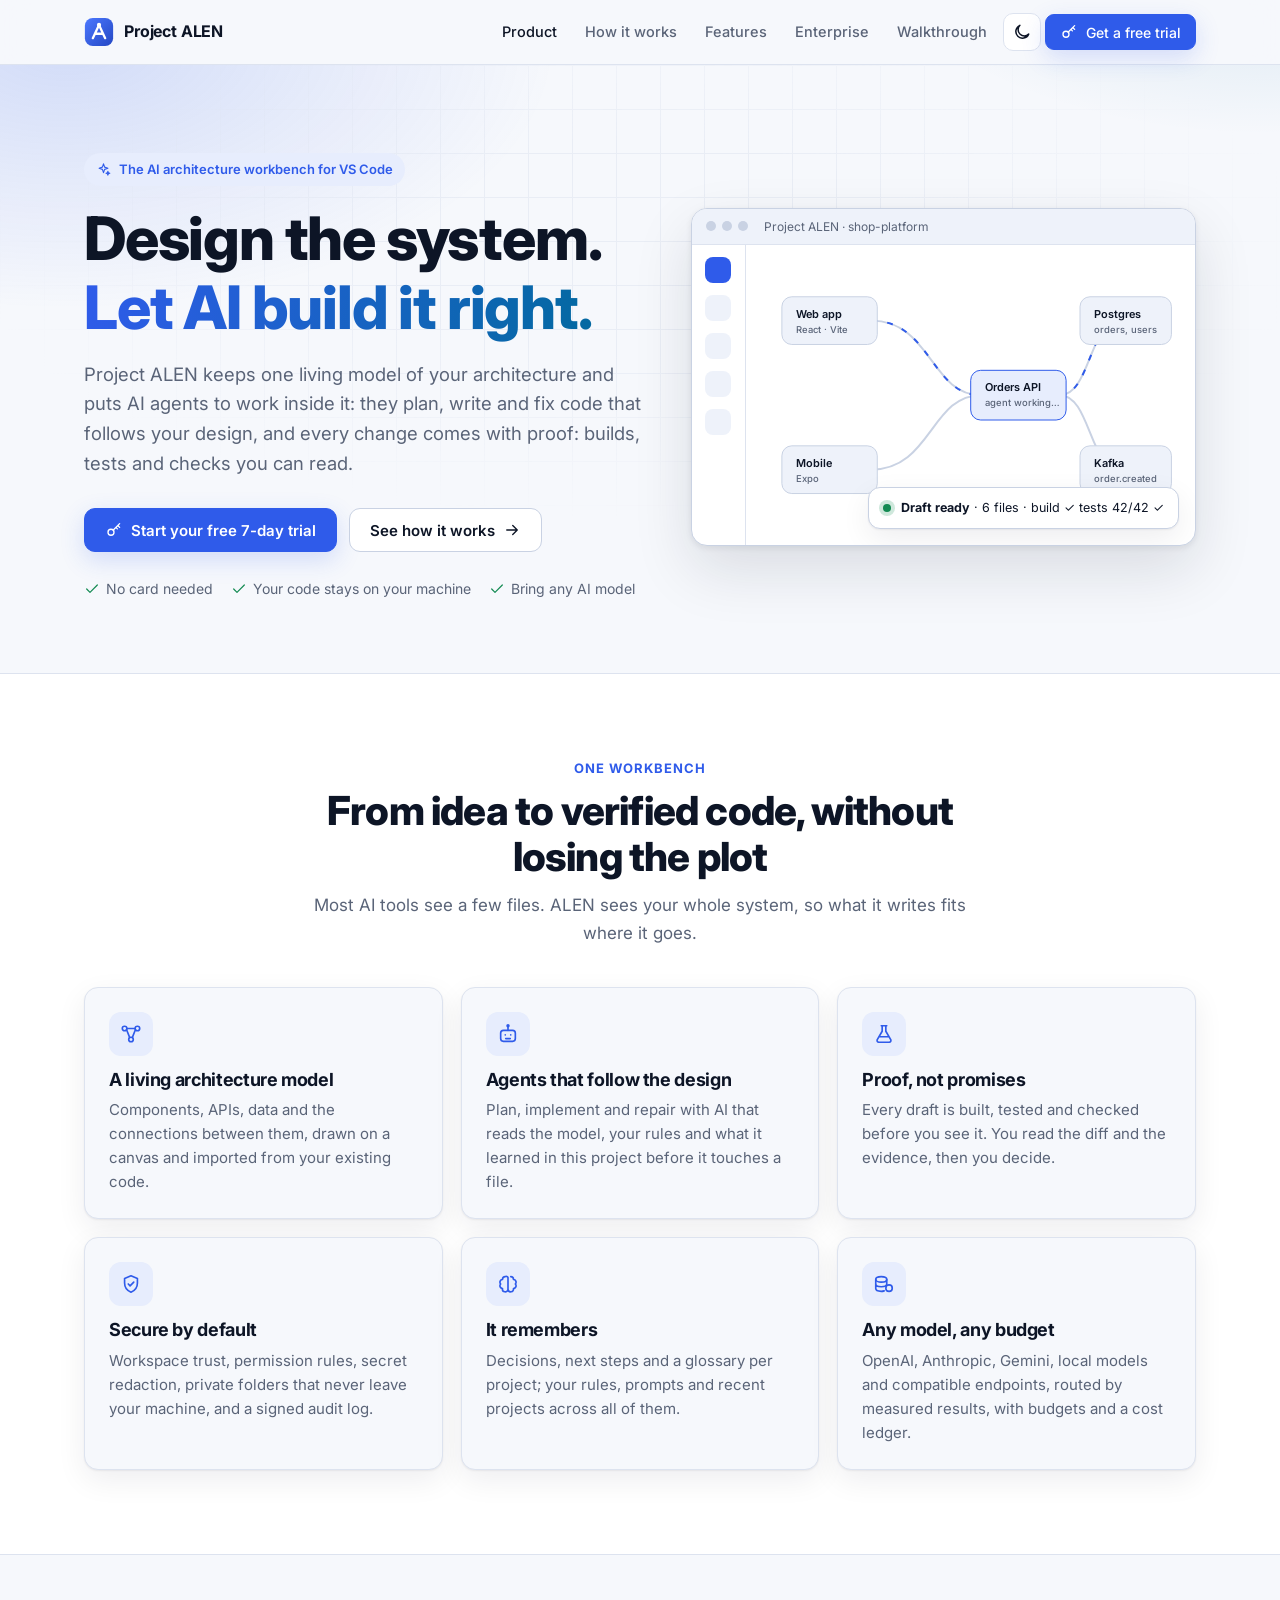
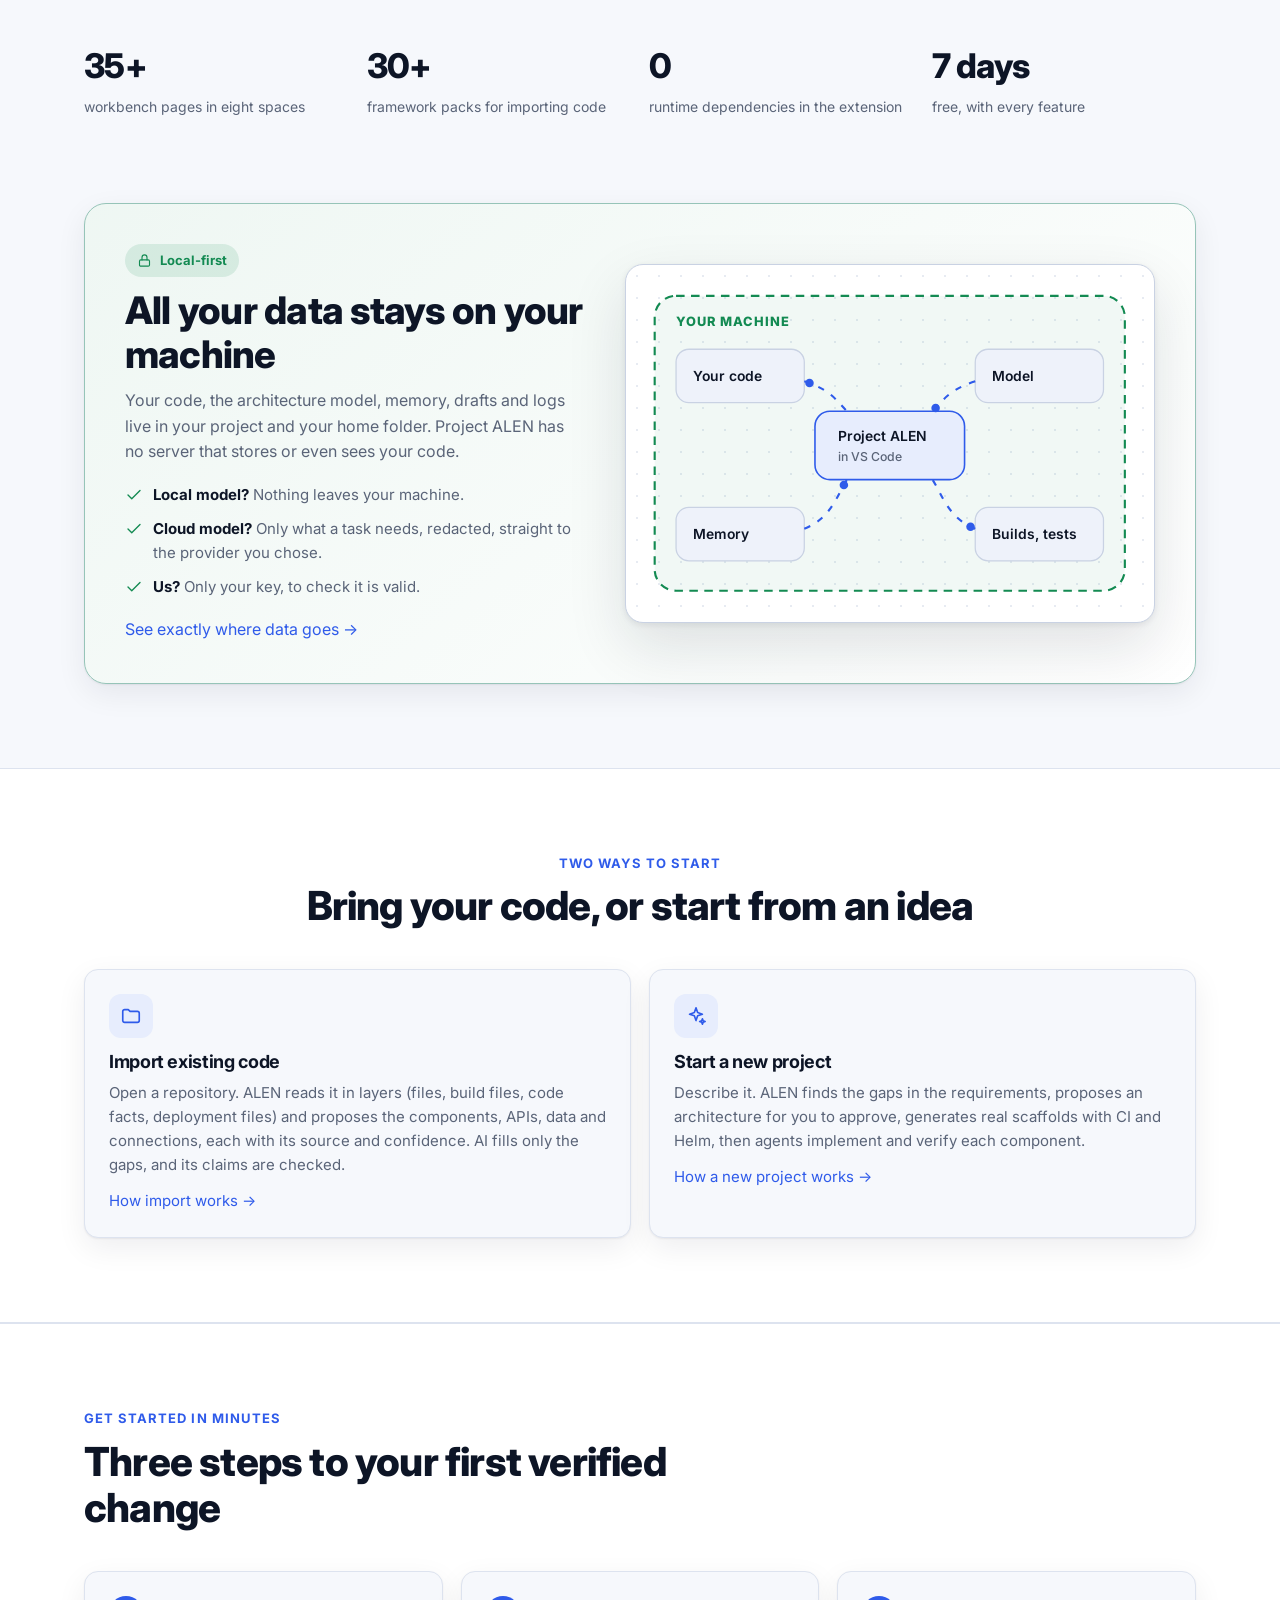
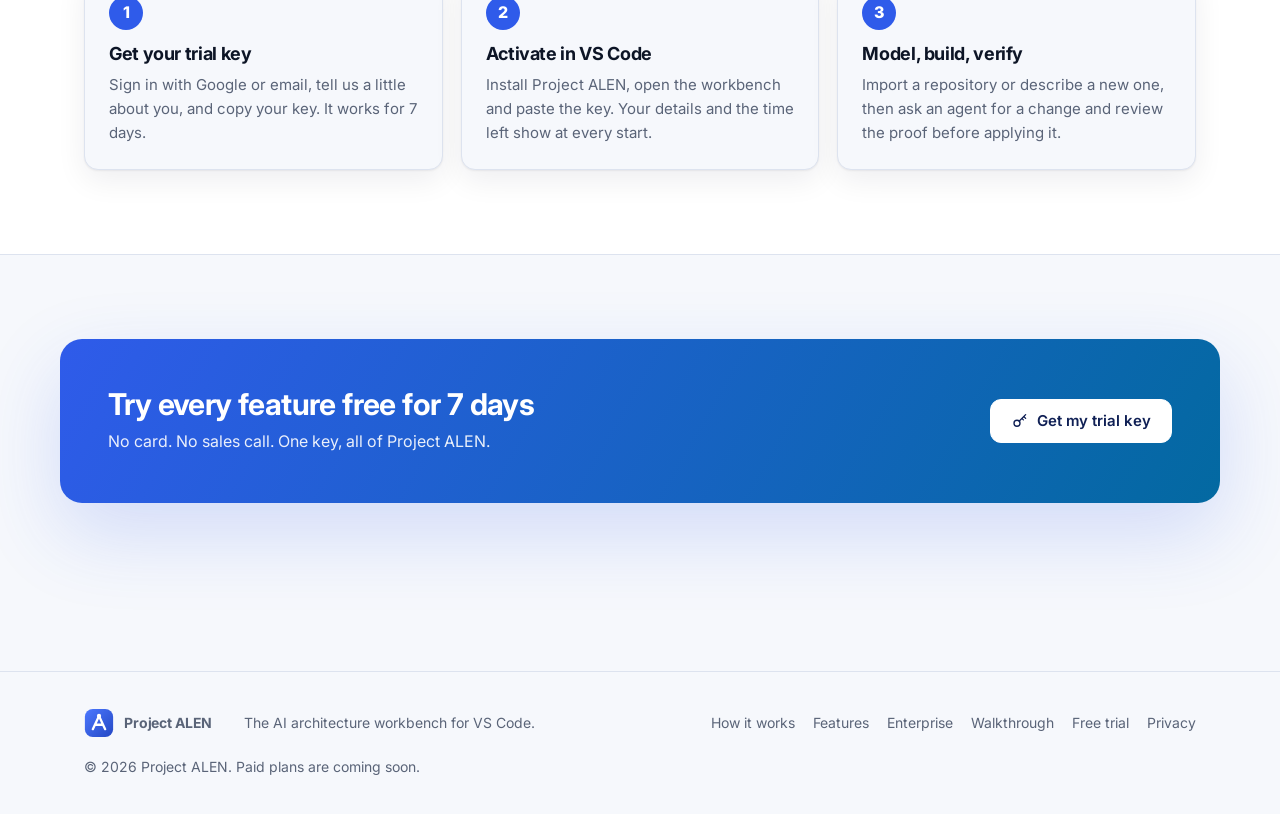
<file: index.html>
<!doctype html>
<html lang="en">
<head>
  <meta charset="utf-8" />
  <meta name="viewport" content="width=device-width, initial-scale=1" />
  <title>Project ALEN · AI architecture workbench for VS Code</title>
  <meta name="description" content="Project ALEN turns your architecture into working, tested code: one model of your system, AI agents that follow it, and proof at every step. Free 7-day trial." />
  <meta name="theme-color" content="#2f5bea" />
  <meta property="og:title" content="Project ALEN" />
  <meta property="og:description" content="The AI architecture workbench for VS Code. Model, build, verify." />
  <link rel="icon" href="assets/logo.svg" type="image/svg+xml" />
  <link rel="preconnect" href="https://fonts.googleapis.com" /><link rel="preconnect" href="https://fonts.gstatic.com" crossorigin />
  <link href="https://fonts.googleapis.com/css2?family=Inter:wght@400;500;600;700;800&family=JetBrains+Mono:wght@500;700&display=swap" rel="stylesheet" />
  <script src="assets/theme-init.js"></script>
  <link rel="stylesheet" href="assets/site.css" />
  <link rel="stylesheet" href="assets/live.css" />
</head>
<body data-page="home">
  <div data-site-head></div>
  <main id="main">
    <section class="hero">
      <div class="wrap">
        <div>
          <span class="eyebrow"><svg class="i" aria-hidden="true"><use href="assets/icons.svg#sparkles"/></svg>The AI architecture workbench for VS Code</span>
          <h1>Design the system. <span class="grad">Let AI build it right.</span></h1>
          <p class="lead">Project ALEN keeps one living model of your architecture and puts AI agents to work inside it: they plan, write and fix code that follows your design, and every change comes with proof: builds, tests and checks you can read.</p>
          <div class="cta">
            <a class="btn pri" href="trial.html"><svg class="i" aria-hidden="true"><use href="assets/icons.svg#key"/></svg>Start your free 7-day trial</a>
            <a class="btn" href="walkthrough.html">See how it works<svg class="i" aria-hidden="true"><use href="assets/icons.svg#arrow"/></svg></a>
          </div>
          <div class="trust">
            <span><svg class="i" aria-hidden="true"><use href="assets/icons.svg#check"/></svg>No card needed</span>
            <span><svg class="i" aria-hidden="true"><use href="assets/icons.svg#check"/></svg>Your code stays on your machine</span>
            <span><svg class="i" aria-hidden="true"><use href="assets/icons.svg#check"/></svg>Bring any AI model</span>
          </div>
        </div>
        <div class="window reveal" role="img" aria-label="The Project ALEN workbench showing an architecture of five services with an agent run passing its checks">
          <div class="window-bar"><i></i><i></i><i></i><span>Project ALEN · shop-platform</span></div>
          <div class="window-body">
            <div class="w-rail"><b class="on"></b><b></b><b></b><b></b><b></b></div>
            <div class="w-main">
              <svg class="arch" viewBox="0 0 420 270" aria-hidden="true">
                <path class="edge" d="M110 60 C 170 60, 170 135, 220 135" /><path class="flow" d="M110 60 C 170 60, 170 135, 220 135" />
                <path class="edge" d="M110 210 C 170 210, 170 135, 220 135" />
                <path class="edge" d="M300 135 C 330 135, 330 60, 360 60" /><path class="flow" d="M300 135 C 330 135, 330 60, 360 60" />
                <path class="edge" d="M300 135 C 330 135, 330 210, 360 210" />
                <g class="node"><rect x="20" y="36" width="96" height="48" rx="10" /><text x="34" y="57">Web app</text><text class="sub" x="34" y="72">React · Vite</text></g>
                <g class="node"><rect x="20" y="186" width="96" height="48" rx="10" /><text x="34" y="207">Mobile</text><text class="sub" x="34" y="222">Expo</text></g>
                <g class="node hot"><rect x="210" y="110" width="96" height="50" rx="10" /><text x="224" y="131">Orders API</text><text class="sub" x="224" y="146">agent working…</text></g>
                <g class="node"><rect x="320" y="36" width="92" height="48" rx="10" /><text x="334" y="57">Postgres</text><text class="sub" x="334" y="72">orders, users</text></g>
                <g class="node"><rect x="320" y="186" width="92" height="48" rx="10" /><text x="334" y="207">Kafka</text><text class="sub" x="334" y="222">order.created</text></g>
              </svg>
              <div class="w-toast"><span class="dot"></span><span><b>Draft ready</b> · 6 files · build ✓ tests 42/42 ✓</span></div>
            </div>
          </div>
        </div>
      </div>
    </section>

    <section class="block alt">
      <div class="wrap">
        <div class="sec-head center reveal">
          <span class="kicker">One workbench</span>
          <h2>From idea to verified code, without losing the plot</h2>
          <p>Most AI tools see a few files. ALEN sees your whole system, so what it writes fits where it goes.</p>
        </div>
        <div class="grid c3">
          <article class="card reveal"><span class="ico"><svg class="i" aria-hidden="true"><use href="assets/icons.svg#graph"/></svg></span><h3>A living architecture model</h3><p>Components, APIs, data and the connections between them, drawn on a canvas and imported from your existing code.</p></article>
          <article class="card reveal"><span class="ico"><svg class="i" aria-hidden="true"><use href="assets/icons.svg#agent"/></svg></span><h3>Agents that follow the design</h3><p>Plan, implement and repair with AI that reads the model, your rules and what it learned in this project before it touches a file.</p></article>
          <article class="card reveal"><span class="ico"><svg class="i" aria-hidden="true"><use href="assets/icons.svg#flask"/></svg></span><h3>Proof, not promises</h3><p>Every draft is built, tested and checked before you see it. You read the diff and the evidence, then you decide.</p></article>
          <article class="card reveal"><span class="ico"><svg class="i" aria-hidden="true"><use href="assets/icons.svg#shield"/></svg></span><h3>Secure by default</h3><p>Workspace trust, permission rules, secret redaction, private folders that never leave your machine, and a signed audit log.</p></article>
          <article class="card reveal"><span class="ico"><svg class="i" aria-hidden="true"><use href="assets/icons.svg#brain"/></svg></span><h3>It remembers</h3><p>Decisions, next steps and a glossary per project; your rules, prompts and recent projects across all of them.</p></article>
          <article class="card reveal"><span class="ico"><svg class="i" aria-hidden="true"><use href="assets/icons.svg#coins"/></svg></span><h3>Any model, any budget</h3><p>OpenAI, Anthropic, Gemini, local models and compatible endpoints, routed by measured results, with budgets and a cost ledger.</p></article>
        </div>
      </div>
    </section>

    <section class="block">
      <div class="wrap">
        <div class="stats reveal">
          <div class="stat"><b>35+</b><span>workbench pages in eight spaces</span></div>
          <div class="stat"><b>30+</b><span>framework packs for importing code</span></div>
          <div class="stat"><b>0</b><span>runtime dependencies in the extension</span></div>
          <div class="stat"><b>7 days</b><span>free, with every feature</span></div>
        </div>
      </div>
    </section>

    <section class="block" style="padding-top:0">
      <div class="wrap">
        <div class="local-band reveal">
          <div>
            <span class="badge-ok"><svg class="i" aria-hidden="true"><use href="assets/icons.svg#lock"/></svg>Local-first</span>
            <h2>All your data stays on your machine</h2>
            <p>Your code, the architecture model, memory, drafts and logs live in your project and your home folder. Project ALEN has no server that stores or even sees your code.</p>
            <ul class="ticks">
              <li><svg class="i" aria-hidden="true"><use href="assets/icons.svg#check"/></svg><span><b>Local model?</b> Nothing leaves your machine.</span></li>
              <li><svg class="i" aria-hidden="true"><use href="assets/icons.svg#check"/></svg><span><b>Cloud model?</b> Only what a task needs, redacted, straight to the provider you chose.</span></li>
              <li><svg class="i" aria-hidden="true"><use href="assets/icons.svg#check"/></svg><span><b>Us?</b> Only your key, to check it is valid.</span></li>
            </ul>
            <p style="margin-top:18px"><a href="how-it-works.html#local">See exactly where data goes →</a></p>
          </div>
          <div class="live-wrap">
            <svg class="live" viewBox="0 0 460 300" role="img" aria-label="Inside your machine, your code, the model and memory flow to and from Project ALEN. Nothing crosses the boundary unless you allow it.">
              <rect class="zone" x="10" y="12" width="440" height="276" rx="20" />
              <text class="zone-label" x="30" y="40">YOUR MACHINE</text>
              <g><rect class="box-acc" x="160" y="120" width="140" height="64" rx="14" /><text x="182" y="148">Project ALEN</text><text class="t-sub" x="182" y="167">in VS Code</text></g>
              <g><rect class="box" x="30" y="62" width="120" height="50" rx="12" /><text x="46" y="92">Your code</text></g>
              <g><rect class="box" x="310" y="62" width="120" height="50" rx="12" /><text x="326" y="92">Model</text></g>
              <g><rect class="box" x="30" y="210" width="120" height="50" rx="12" /><text x="46" y="240">Memory</text></g>
              <g><rect class="box" x="310" y="210" width="120" height="50" rx="12" /><text x="326" y="240">Builds, tests</text></g>
              <path id="h1" class="wire-acc" d="M150 92 C 175 100, 180 110, 190 120" />
              <path id="h2" class="wire-acc" d="M310 92 C 285 100, 280 110, 270 120" />
              <path id="h3" class="wire-acc" d="M150 230 C 175 220, 180 200, 190 184" />
              <path id="h4" class="wire-acc" d="M310 230 C 285 220, 280 200, 270 184" />
              <circle class="dot" r="4"><animateMotion dur="1.5s" repeatCount="indefinite"><mpath href="#h1" /></animateMotion></circle>
              <circle class="dot" r="4"><animateMotion dur="1.8s" repeatCount="indefinite" keyPoints="1;0" keyTimes="0;1" calcMode="linear"><mpath href="#h2" /></animateMotion></circle>
              <circle class="dot" r="4"><animateMotion dur="1.6s" repeatCount="indefinite" keyPoints="1;0" keyTimes="0;1" calcMode="linear"><mpath href="#h3" /></animateMotion></circle>
              <circle class="dot" r="4"><animateMotion dur="2s" repeatCount="indefinite"><mpath href="#h4" /></animateMotion></circle>
            </svg>
          </div>
        </div>
      </div>
    </section>

    <section class="block alt">
      <div class="wrap">
        <div class="sec-head center reveal"><span class="kicker">Two ways to start</span><h2>Bring your code, or start from an idea</h2></div>
        <div class="grid c2">
          <article class="card reveal"><span class="ico"><svg class="i" aria-hidden="true"><use href="assets/icons.svg#folder"/></svg></span><h3>Import existing code</h3><p>Open a repository. ALEN reads it in layers (files, build files, code facts, deployment files) and proposes the components, APIs, data and connections, each with its source and confidence. AI fills only the gaps, and its claims are checked.</p><p style="margin-top:12px"><a href="how-it-works.html#import">How import works →</a></p></article>
          <article class="card reveal"><span class="ico"><svg class="i" aria-hidden="true"><use href="assets/icons.svg#sparkles"/></svg></span><h3>Start a new project</h3><p>Describe it. ALEN finds the gaps in the requirements, proposes an architecture for you to approve, generates real scaffolds with CI and Helm, then agents implement and verify each component.</p><p style="margin-top:12px"><a href="how-it-works.html#new">How a new project works →</a></p></article>
        </div>
      </div>
    </section>

    <section class="block alt">
      <div class="wrap">
        <div class="sec-head reveal">
          <span class="kicker">Get started in minutes</span>
          <h2>Three steps to your first verified change</h2>
        </div>
        <div class="steps">
          <article class="card step reveal"><h3>Get your trial key</h3><p>Sign in with Google or email, tell us a little about you, and copy your key. It works for 7 days.</p></article>
          <article class="card step reveal"><h3>Activate in VS Code</h3><p>Install Project ALEN, open the workbench and paste the key. Your details and the time left show at every start.</p></article>
          <article class="card step reveal"><h3>Model, build, verify</h3><p>Import a repository or describe a new one, then ask an agent for a change and review the proof before applying it.</p></article>
        </div>
      </div>
    </section>

    <section class="block">
      <div class="band-wrap">
        <div class="band reveal">
          <div><h2>Try every feature free for 7 days</h2><p>No card. No sales call. One key, all of Project ALEN.</p></div>
          <a class="btn" href="trial.html"><svg class="i" aria-hidden="true"><use href="assets/icons.svg#key"/></svg>Get my trial key</a>
        </div>
      </div>
    </section>
  </main>
  <div data-site-foot></div>
  <script src="assets/site.js"></script>
  <script src="assets/live.js"></script>
</body>
</html>
</file>
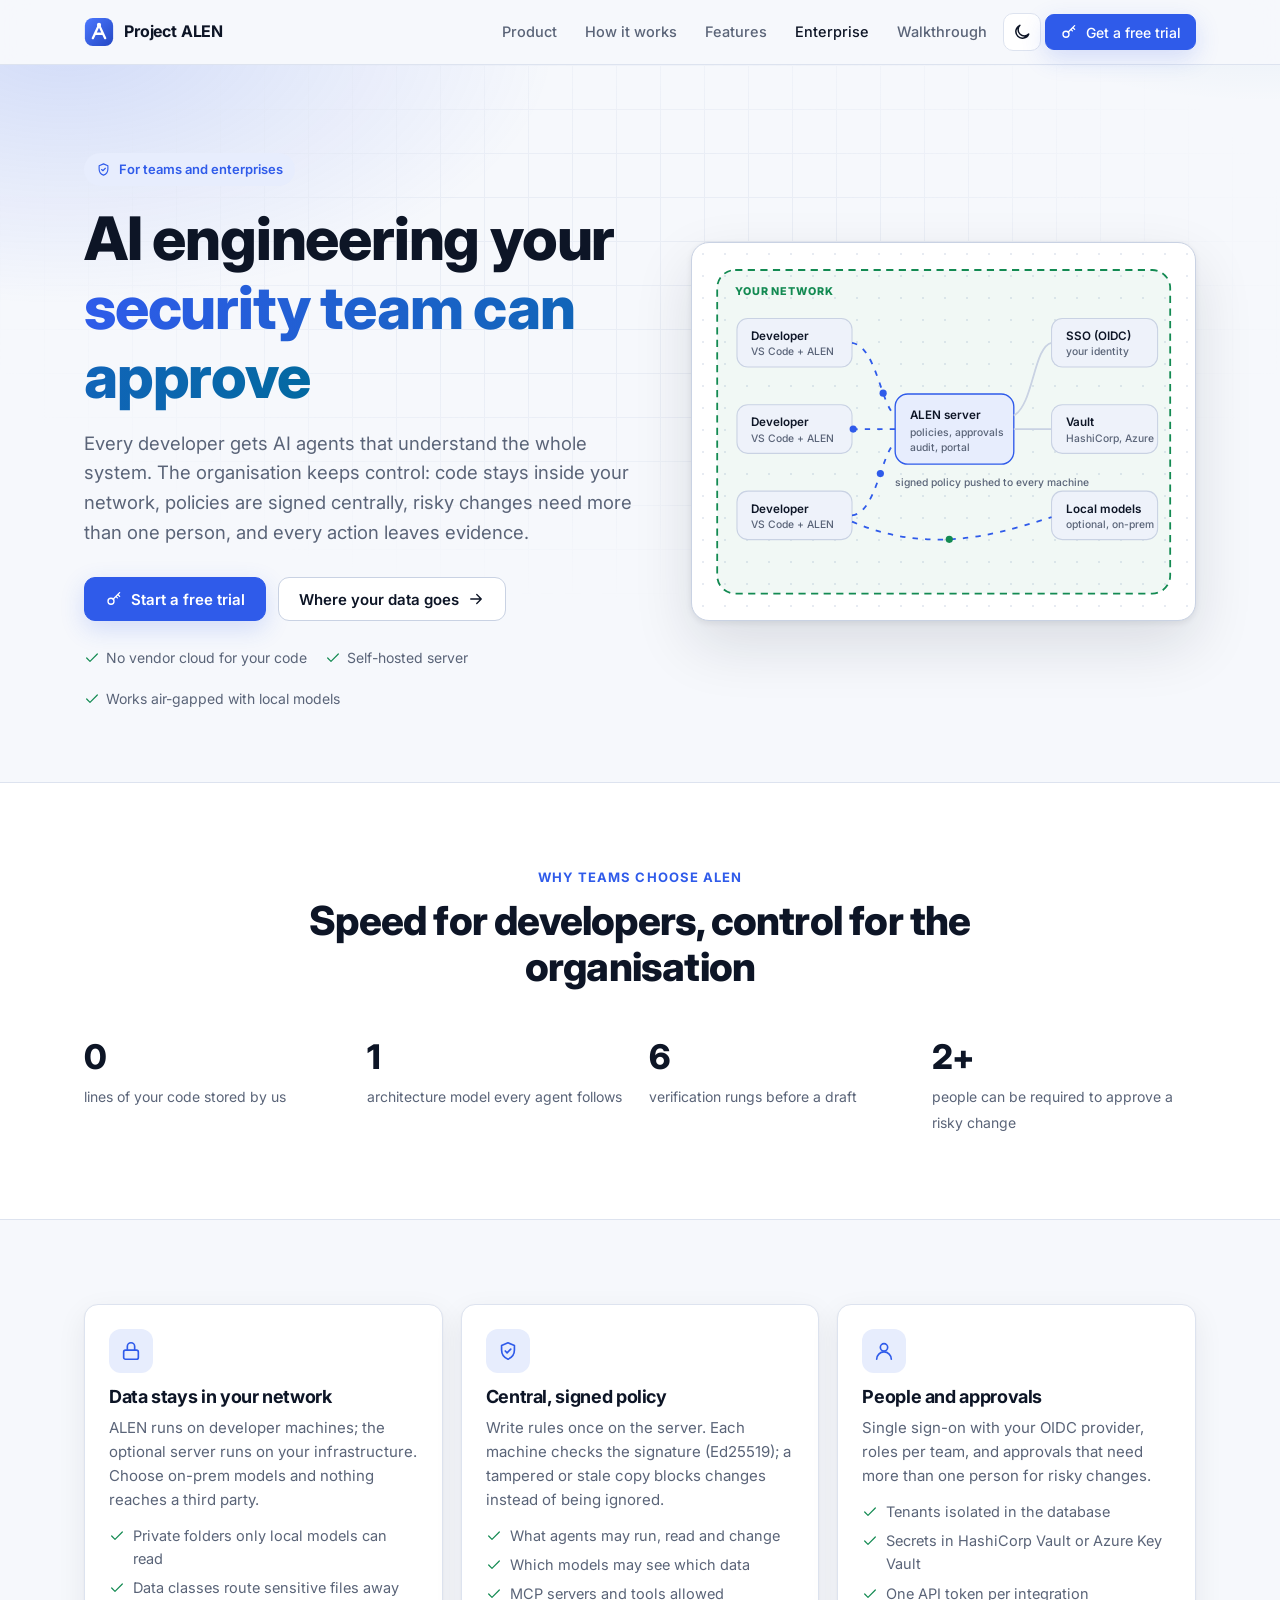
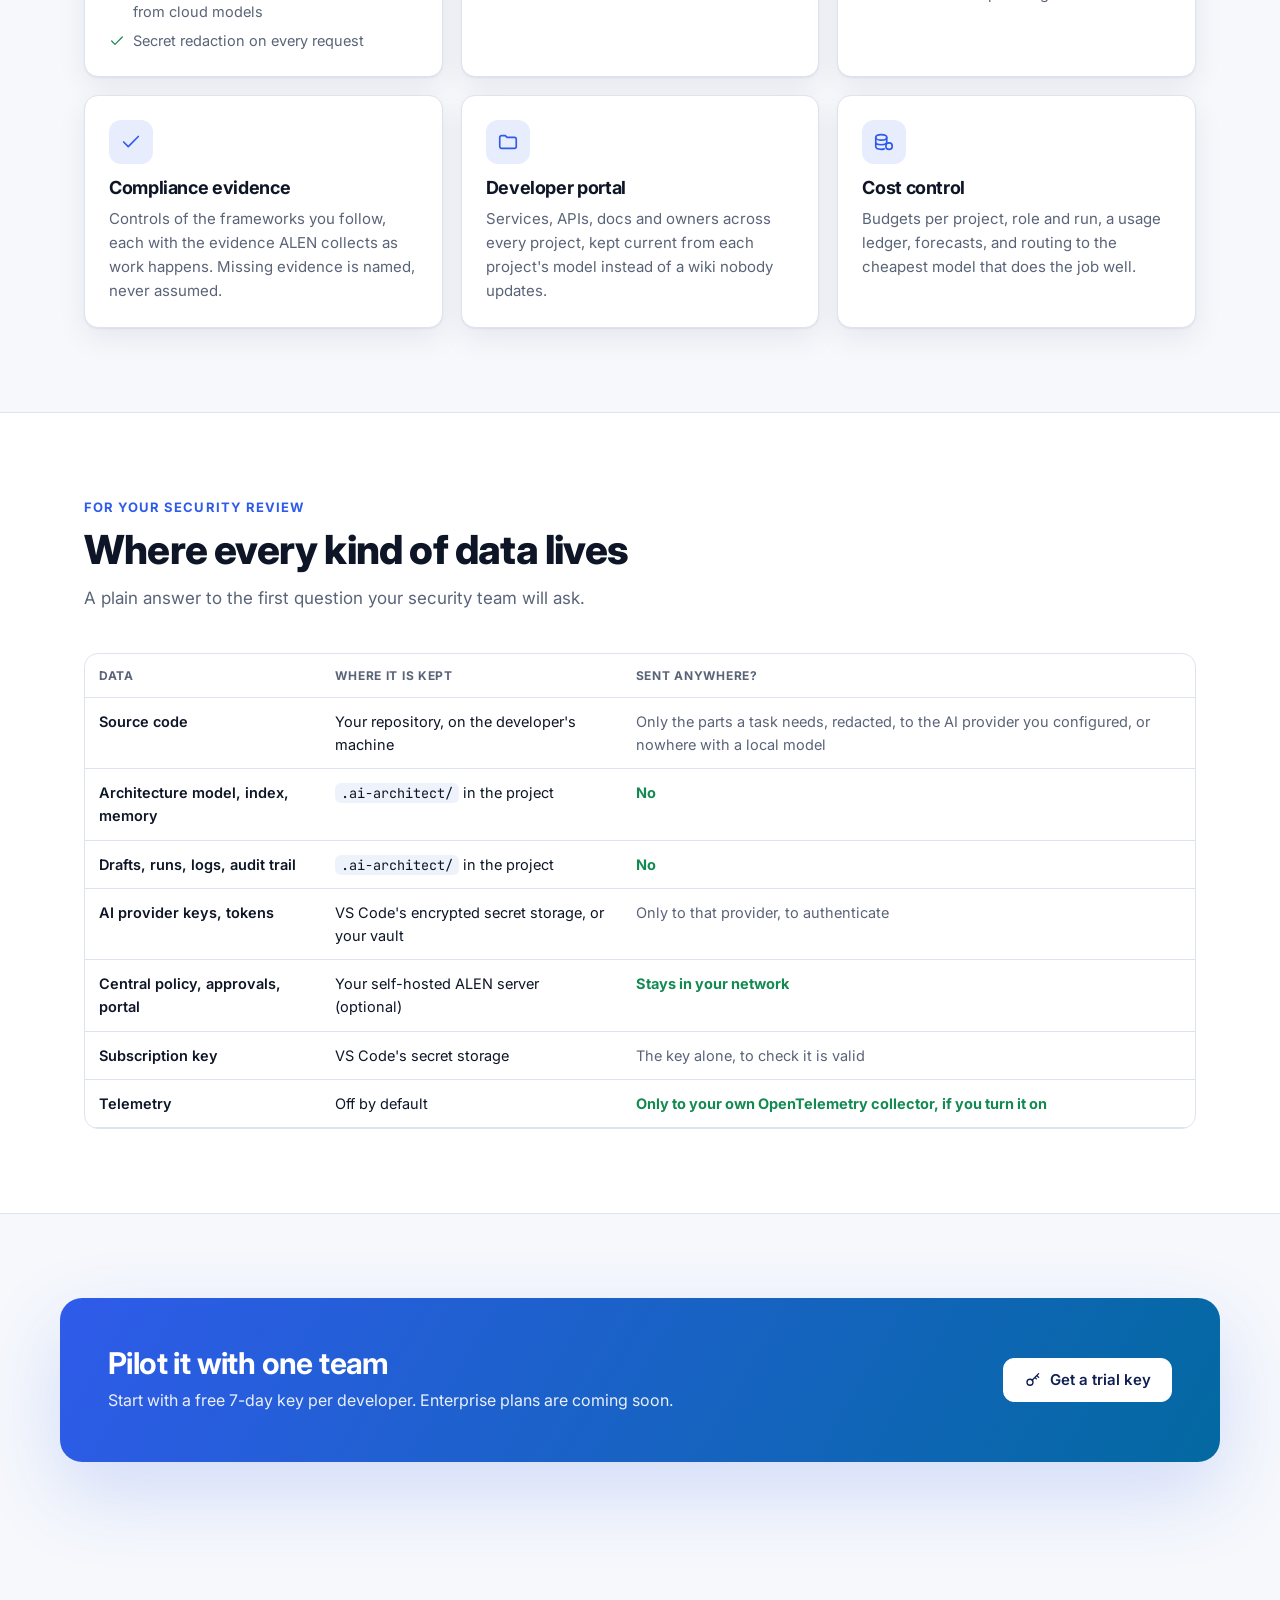
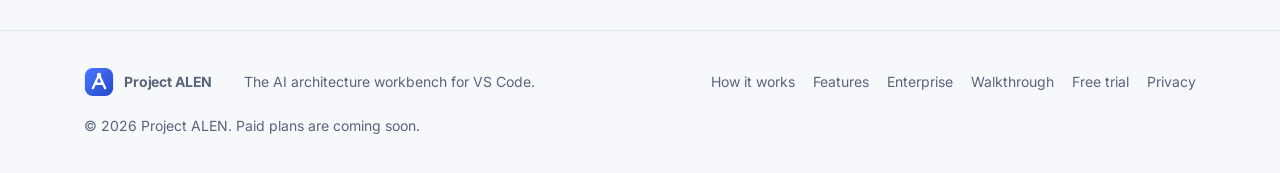
<file: enterprise.html>
<!doctype html>
<html lang="en">
<head>
  <meta charset="utf-8" />
  <meta name="viewport" content="width=device-width, initial-scale=1" />
  <title>Enterprise · Project ALEN</title>
  <meta name="description" content="Project ALEN for organisations: code that never leaves your network, a self-hosted server for SSO, signed central policies, approvals, compliance evidence and a developer portal." />
  <meta name="theme-color" content="#2f5bea" />
  <link rel="icon" href="assets/logo.svg" type="image/svg+xml" />
  <link rel="preconnect" href="https://fonts.googleapis.com" /><link rel="preconnect" href="https://fonts.gstatic.com" crossorigin />
  <link href="https://fonts.googleapis.com/css2?family=Inter:wght@400;500;600;700;800&family=JetBrains+Mono:wght@500;700&display=swap" rel="stylesheet" />
  <script src="assets/theme-init.js"></script>
  <link rel="stylesheet" href="assets/site.css" />
  <link rel="stylesheet" href="assets/live.css" />
</head>
<body data-page="enterprise">
  <div data-site-head></div>
  <main id="main">
    <section class="hero">
      <div class="wrap">
        <div>
          <span class="eyebrow"><svg class="i" aria-hidden="true"><use href="assets/icons.svg#shield"/></svg>For teams and enterprises</span>
          <h1>AI engineering your <span class="grad">security team can approve</span></h1>
          <p class="lead">Every developer gets AI agents that understand the whole system. The organisation keeps control: code stays inside your network, policies are signed centrally, risky changes need more than one person, and every action leaves evidence.</p>
          <div class="cta">
            <a class="btn pri" href="trial.html"><svg class="i" aria-hidden="true"><use href="assets/icons.svg#key"/></svg>Start a free trial</a>
            <a class="btn" href="how-it-works.html#local">Where your data goes<svg class="i" aria-hidden="true"><use href="assets/icons.svg#arrow"/></svg></a>
          </div>
          <div class="trust">
            <span><svg class="i" aria-hidden="true"><use href="assets/icons.svg#check"/></svg>No vendor cloud for your code</span>
            <span><svg class="i" aria-hidden="true"><use href="assets/icons.svg#check"/></svg>Self-hosted server</span>
            <span><svg class="i" aria-hidden="true"><use href="assets/icons.svg#check"/></svg>Works air-gapped with local models</span>
          </div>
        </div>
        <div class="live-wrap reveal">
          <svg class="live" viewBox="0 0 520 380" role="img" aria-label="Inside your network: developer machines running Project ALEN connect to your self-hosted ALEN server, which connects to your identity provider and your vault. Nothing goes to a Project ALEN cloud.">
            <rect class="zone" x="8" y="10" width="504" height="360" rx="20" />
            <text class="zone-label" x="28" y="38">YOUR NETWORK</text>
            <g><rect class="box" x="30" y="64" width="128" height="54" rx="12" /><text x="46" y="88">Developer</text><text class="t-sub" x="46" y="105">VS Code + ALEN</text></g>
            <g><rect class="box" x="30" y="160" width="128" height="54" rx="12" /><text x="46" y="184">Developer</text><text class="t-sub" x="46" y="201">VS Code + ALEN</text></g>
            <g><rect class="box" x="30" y="256" width="128" height="54" rx="12" /><text x="46" y="280">Developer</text><text class="t-sub" x="46" y="297">VS Code + ALEN</text></g>
            <g><rect class="box-acc" x="206" y="148" width="132" height="78" rx="14" /><text x="222" y="176">ALEN server</text><text class="t-sub" x="222" y="195">policies, approvals</text><text class="t-sub" x="222" y="211">audit, portal</text></g>
            <g><rect class="box" x="380" y="64" width="118" height="54" rx="12" /><text x="396" y="88">SSO (OIDC)</text><text class="t-sub" x="396" y="105">your identity</text></g>
            <g><rect class="box" x="380" y="160" width="118" height="54" rx="12" /><text x="396" y="184">Vault</text><text class="t-sub" x="396" y="201">HashiCorp, Azure</text></g>
            <g><rect class="box" x="380" y="256" width="118" height="54" rx="12" /><text x="396" y="280">Local models</text><text class="t-sub" x="396" y="297">optional, on-prem</text></g>
            <path id="e1" class="wire-acc" d="M158 91 C 185 95, 190 160, 206 172" />
            <path id="e2" class="wire-acc" d="M158 187 C 175 187, 190 187, 206 187" />
            <path id="e3" class="wire-acc" d="M158 283 C 185 280, 190 215, 206 202" />
            <path id="e4" class="wire" d="M338 172 C 360 160, 360 95, 380 91" />
            <path id="e5" class="wire" d="M338 187 C 355 187, 365 187, 380 187" />
            <path id="e6" class="wire-acc" d="M158 290 C 250 330, 330 300, 380 285" />
            <circle class="dot" r="4"><animateMotion dur="1.8s" repeatCount="indefinite"><mpath href="#e1" /></animateMotion></circle>
            <circle class="dot" r="4"><animateMotion dur="1.3s" repeatCount="indefinite" keyPoints="1;0" keyTimes="0;1" calcMode="linear"><mpath href="#e2" /></animateMotion></circle>
            <circle class="dot" r="4"><animateMotion dur="2.1s" repeatCount="indefinite"><mpath href="#e3" /></animateMotion></circle>
            <circle class="dot-ok" r="4"><animateMotion dur="2.6s" repeatCount="indefinite"><mpath href="#e6" /></animateMotion></circle>
            <text class="t-sub" x="206" y="250">signed policy pushed to every machine</text>
          </svg>
        </div>
      </div>
    </section>

    <section class="block alt">
      <div class="wrap">
        <div class="sec-head center reveal"><span class="kicker">Why teams choose ALEN</span><h2>Speed for developers, control for the organisation</h2></div>
        <div class="stats reveal">
          <div class="stat"><b>0</b><span>lines of your code stored by us</span></div>
          <div class="stat"><b>1</b><span>architecture model every agent follows</span></div>
          <div class="stat"><b>6</b><span>verification rungs before a draft</span></div>
          <div class="stat"><b>2+</b><span>people can be required to approve a risky change</span></div>
        </div>
      </div>
    </section>

    <section class="block">
      <div class="wrap">
        <div class="grid c3">
          <article class="card reveal"><span class="ico"><svg class="i" aria-hidden="true"><use href="assets/icons.svg#lock"/></svg></span><h3>Data stays in your network</h3><p>ALEN runs on developer machines; the optional server runs on your infrastructure. Choose on-prem models and nothing reaches a third party.</p>
            <ul><li><svg class="i" aria-hidden="true"><use href="assets/icons.svg#check"/></svg>Private folders only local models can read</li><li><svg class="i" aria-hidden="true"><use href="assets/icons.svg#check"/></svg>Data classes route sensitive files away from cloud models</li><li><svg class="i" aria-hidden="true"><use href="assets/icons.svg#check"/></svg>Secret redaction on every request</li></ul></article>
          <article class="card reveal"><span class="ico"><svg class="i" aria-hidden="true"><use href="assets/icons.svg#shield"/></svg></span><h3>Central, signed policy</h3><p>Write rules once on the server. Each machine checks the signature (Ed25519); a tampered or stale copy blocks changes instead of being ignored.</p>
            <ul><li><svg class="i" aria-hidden="true"><use href="assets/icons.svg#check"/></svg>What agents may run, read and change</li><li><svg class="i" aria-hidden="true"><use href="assets/icons.svg#check"/></svg>Which models may see which data</li><li><svg class="i" aria-hidden="true"><use href="assets/icons.svg#check"/></svg>MCP servers and tools allowed</li></ul></article>
          <article class="card reveal"><span class="ico"><svg class="i" aria-hidden="true"><use href="assets/icons.svg#user"/></svg></span><h3>People and approvals</h3><p>Single sign-on with your OIDC provider, roles per team, and approvals that need more than one person for risky changes.</p>
            <ul><li><svg class="i" aria-hidden="true"><use href="assets/icons.svg#check"/></svg>Tenants isolated in the database</li><li><svg class="i" aria-hidden="true"><use href="assets/icons.svg#check"/></svg>Secrets in HashiCorp Vault or Azure Key Vault</li><li><svg class="i" aria-hidden="true"><use href="assets/icons.svg#check"/></svg>One API token per integration</li></ul></article>
          <article class="card reveal"><span class="ico"><svg class="i" aria-hidden="true"><use href="assets/icons.svg#check"/></svg></span><h3>Compliance evidence</h3><p>Controls of the frameworks you follow, each with the evidence ALEN collects as work happens. Missing evidence is named, never assumed.</p></article>
          <article class="card reveal"><span class="ico"><svg class="i" aria-hidden="true"><use href="assets/icons.svg#folder"/></svg></span><h3>Developer portal</h3><p>Services, APIs, docs and owners across every project, kept current from each project's model instead of a wiki nobody updates.</p></article>
          <article class="card reveal"><span class="ico"><svg class="i" aria-hidden="true"><use href="assets/icons.svg#coins"/></svg></span><h3>Cost control</h3><p>Budgets per project, role and run, a usage ledger, forecasts, and routing to the cheapest model that does the job well.</p></article>
        </div>
      </div>
    </section>

    <section class="block alt">
      <div class="wrap">
        <div class="sec-head reveal"><span class="kicker">For your security review</span><h2>Where every kind of data lives</h2><p>A plain answer to the first question your security team will ask.</p></div>
        <div class="table-wrap reveal">
          <table class="dtable">
            <thead><tr><th>Data</th><th>Where it is kept</th><th>Sent anywhere?</th></tr></thead>
            <tbody>
              <tr><td>Source code</td><td>Your repository, on the developer's machine</td><td class="no">Only the parts a task needs, redacted, to the AI provider you configured, or nowhere with a local model</td></tr>
              <tr><td>Architecture model, index, memory</td><td><code>.ai-architect/</code> in the project</td><td class="yes">No</td></tr>
              <tr><td>Drafts, runs, logs, audit trail</td><td><code>.ai-architect/</code> in the project</td><td class="yes">No</td></tr>
              <tr><td>AI provider keys, tokens</td><td>VS Code's encrypted secret storage, or your vault</td><td class="no">Only to that provider, to authenticate</td></tr>
              <tr><td>Central policy, approvals, portal</td><td>Your self-hosted ALEN server (optional)</td><td class="yes">Stays in your network</td></tr>
              <tr><td>Subscription key</td><td>VS Code's secret storage</td><td class="no">The key alone, to check it is valid</td></tr>
              <tr><td>Telemetry</td><td>Off by default</td><td class="yes">Only to your own OpenTelemetry collector, if you turn it on</td></tr>
            </tbody>
          </table>
        </div>
      </div>
    </section>

    <section class="block"><div class="band-wrap"><div class="band reveal"><div><h2>Pilot it with one team</h2><p>Start with a free 7-day key per developer. Enterprise plans are coming soon.</p></div><a class="btn" href="trial.html"><svg class="i" aria-hidden="true"><use href="assets/icons.svg#key"/></svg>Get a trial key</a></div></div></section>
  </main>
  <div data-site-foot></div>
  <script src="assets/site.js"></script>
  <script src="assets/live.js"></script>
</body>
</html>
</file>
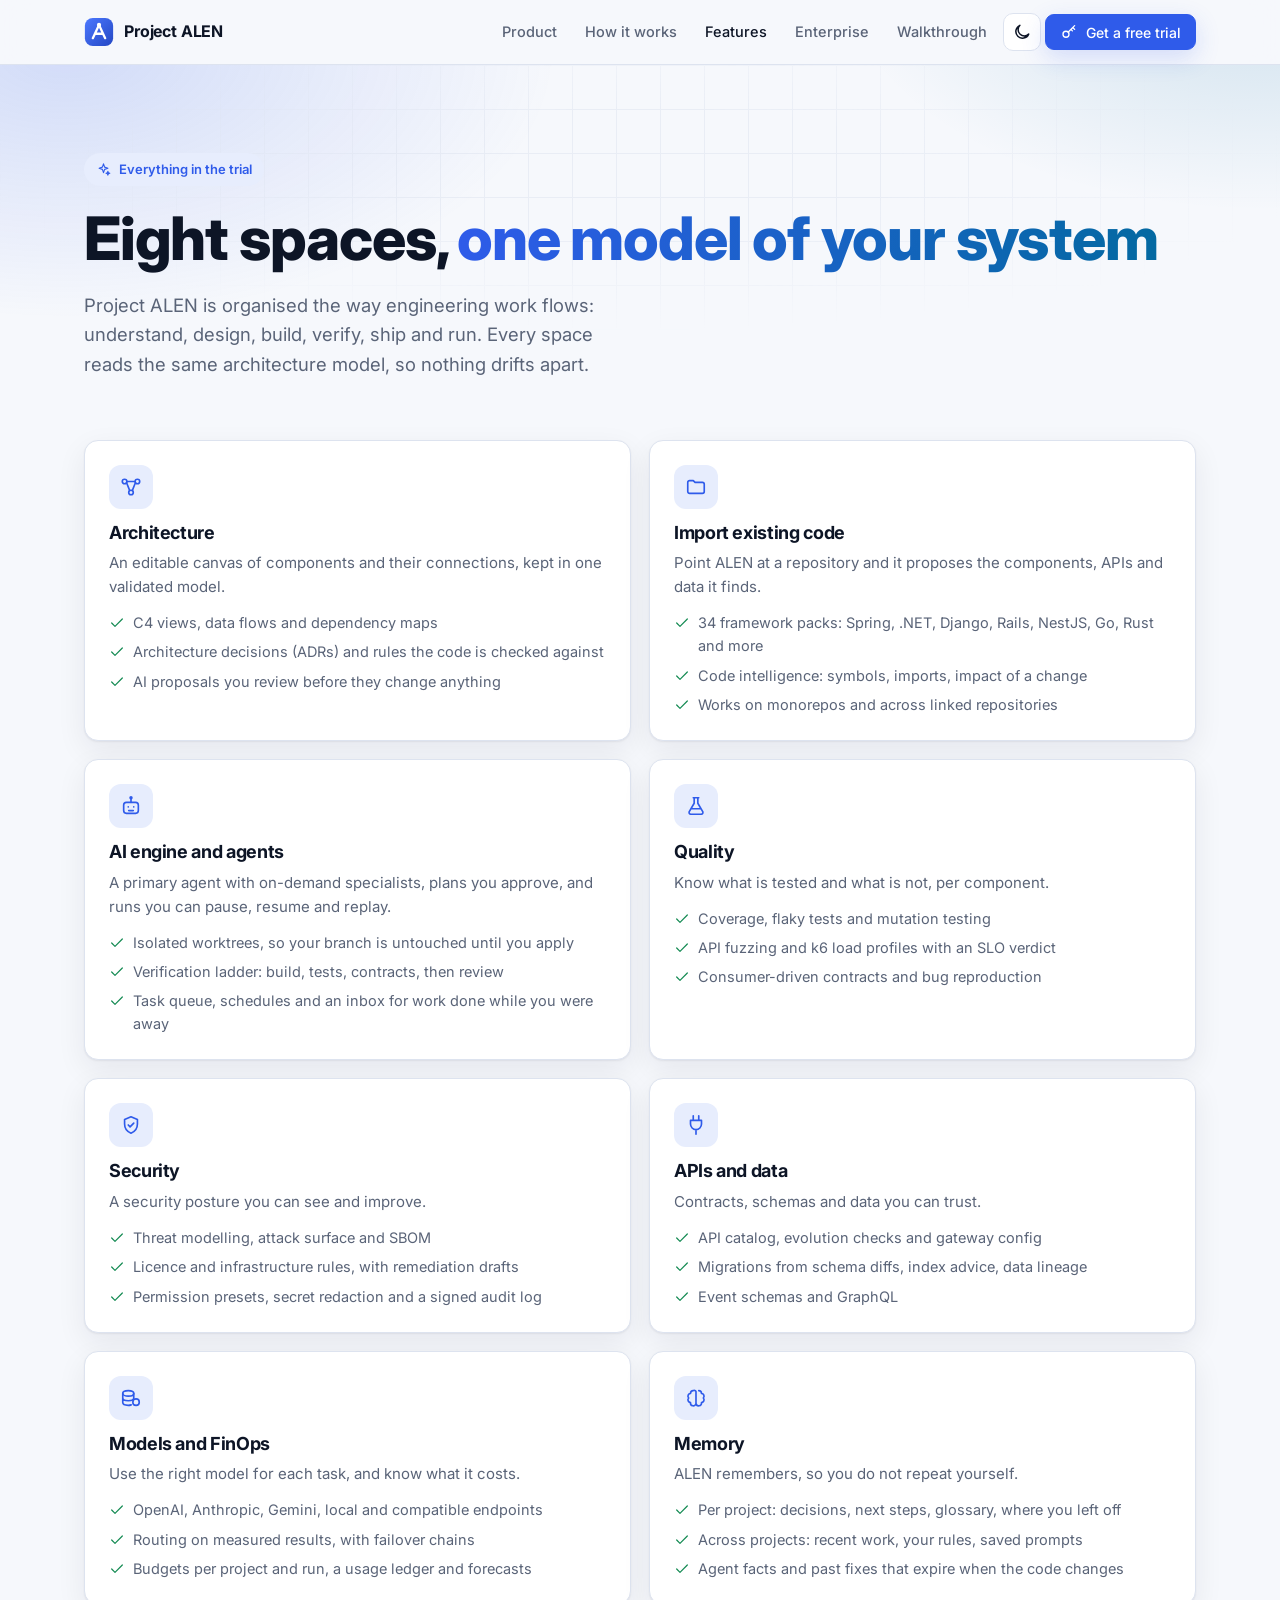
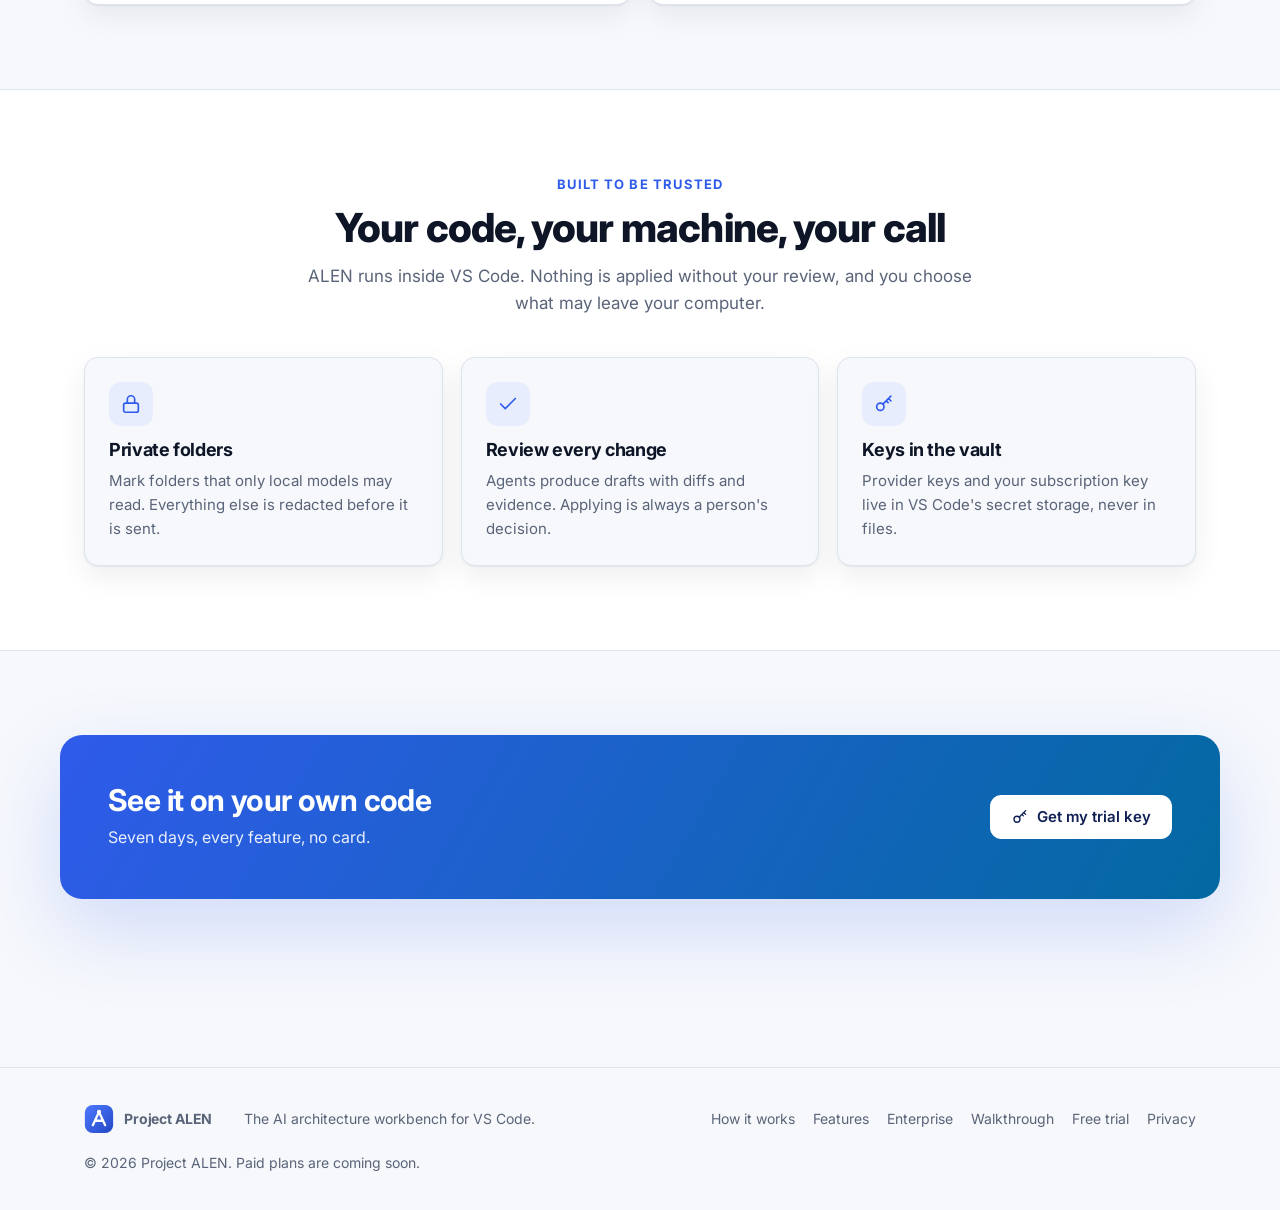
<file: features.html>
<!doctype html>
<html lang="en">
<head>
  <meta charset="utf-8" />
  <meta name="viewport" content="width=device-width, initial-scale=1" />
  <title>Features · Project ALEN</title>
  <meta name="description" content="Everything in Project ALEN: architecture model, repository import, AI agents with verification, quality, security, data, APIs, FinOps and memory." />
  <meta name="theme-color" content="#2f5bea" />
  <link rel="icon" href="assets/logo.svg" type="image/svg+xml" />
  <link rel="preconnect" href="https://fonts.googleapis.com" /><link rel="preconnect" href="https://fonts.gstatic.com" crossorigin />
  <link href="https://fonts.googleapis.com/css2?family=Inter:wght@400;500;600;700;800&family=JetBrains+Mono:wght@500;700&display=swap" rel="stylesheet" />
  <script src="assets/theme-init.js"></script>
  <link rel="stylesheet" href="assets/site.css" />
</head>
<body data-page="features">
  <div data-site-head></div>
  <main id="main">
    <section class="hero" style="padding-bottom:40px">
      <div class="wrap" style="grid-template-columns:1fr">
        <div>
          <span class="eyebrow"><svg class="i" aria-hidden="true"><use href="assets/icons.svg#sparkles"/></svg>Everything in the trial</span>
          <h1>Eight spaces, <span class="grad">one model of your system</span></h1>
          <p class="lead">Project ALEN is organised the way engineering work flows: understand, design, build, verify, ship and run. Every space reads the same architecture model, so nothing drifts apart.</p>
        </div>
      </div>
    </section>

    <section class="block" style="padding-top:20px">
      <div class="wrap">
        <div class="grid c2">
          <article class="card reveal"><span class="ico"><svg class="i" aria-hidden="true"><use href="assets/icons.svg#graph"/></svg></span><h3>Architecture</h3><p>An editable canvas of components and their connections, kept in one validated model.</p>
            <ul><li><svg class="i" aria-hidden="true"><use href="assets/icons.svg#check"/></svg>C4 views, data flows and dependency maps</li><li><svg class="i" aria-hidden="true"><use href="assets/icons.svg#check"/></svg>Architecture decisions (ADRs) and rules the code is checked against</li><li><svg class="i" aria-hidden="true"><use href="assets/icons.svg#check"/></svg>AI proposals you review before they change anything</li></ul></article>
          <article class="card reveal"><span class="ico"><svg class="i" aria-hidden="true"><use href="assets/icons.svg#folder"/></svg></span><h3>Import existing code</h3><p>Point ALEN at a repository and it proposes the components, APIs and data it finds.</p>
            <ul><li><svg class="i" aria-hidden="true"><use href="assets/icons.svg#check"/></svg>34 framework packs: Spring, .NET, Django, Rails, NestJS, Go, Rust and more</li><li><svg class="i" aria-hidden="true"><use href="assets/icons.svg#check"/></svg>Code intelligence: symbols, imports, impact of a change</li><li><svg class="i" aria-hidden="true"><use href="assets/icons.svg#check"/></svg>Works on monorepos and across linked repositories</li></ul></article>
          <article class="card reveal"><span class="ico"><svg class="i" aria-hidden="true"><use href="assets/icons.svg#agent"/></svg></span><h3>AI engine and agents</h3><p>A primary agent with on-demand specialists, plans you approve, and runs you can pause, resume and replay.</p>
            <ul><li><svg class="i" aria-hidden="true"><use href="assets/icons.svg#check"/></svg>Isolated worktrees, so your branch is untouched until you apply</li><li><svg class="i" aria-hidden="true"><use href="assets/icons.svg#check"/></svg>Verification ladder: build, tests, contracts, then review</li><li><svg class="i" aria-hidden="true"><use href="assets/icons.svg#check"/></svg>Task queue, schedules and an inbox for work done while you were away</li></ul></article>
          <article class="card reveal"><span class="ico"><svg class="i" aria-hidden="true"><use href="assets/icons.svg#flask"/></svg></span><h3>Quality</h3><p>Know what is tested and what is not, per component.</p>
            <ul><li><svg class="i" aria-hidden="true"><use href="assets/icons.svg#check"/></svg>Coverage, flaky tests and mutation testing</li><li><svg class="i" aria-hidden="true"><use href="assets/icons.svg#check"/></svg>API fuzzing and k6 load profiles with an SLO verdict</li><li><svg class="i" aria-hidden="true"><use href="assets/icons.svg#check"/></svg>Consumer-driven contracts and bug reproduction</li></ul></article>
          <article class="card reveal"><span class="ico"><svg class="i" aria-hidden="true"><use href="assets/icons.svg#shield"/></svg></span><h3>Security</h3><p>A security posture you can see and improve.</p>
            <ul><li><svg class="i" aria-hidden="true"><use href="assets/icons.svg#check"/></svg>Threat modelling, attack surface and SBOM</li><li><svg class="i" aria-hidden="true"><use href="assets/icons.svg#check"/></svg>Licence and infrastructure rules, with remediation drafts</li><li><svg class="i" aria-hidden="true"><use href="assets/icons.svg#check"/></svg>Permission presets, secret redaction and a signed audit log</li></ul></article>
          <article class="card reveal"><span class="ico"><svg class="i" aria-hidden="true"><use href="assets/icons.svg#plug"/></svg></span><h3>APIs and data</h3><p>Contracts, schemas and data you can trust.</p>
            <ul><li><svg class="i" aria-hidden="true"><use href="assets/icons.svg#check"/></svg>API catalog, evolution checks and gateway config</li><li><svg class="i" aria-hidden="true"><use href="assets/icons.svg#check"/></svg>Migrations from schema diffs, index advice, data lineage</li><li><svg class="i" aria-hidden="true"><use href="assets/icons.svg#check"/></svg>Event schemas and GraphQL</li></ul></article>
          <article class="card reveal"><span class="ico"><svg class="i" aria-hidden="true"><use href="assets/icons.svg#coins"/></svg></span><h3>Models and FinOps</h3><p>Use the right model for each task, and know what it costs.</p>
            <ul><li><svg class="i" aria-hidden="true"><use href="assets/icons.svg#check"/></svg>OpenAI, Anthropic, Gemini, local and compatible endpoints</li><li><svg class="i" aria-hidden="true"><use href="assets/icons.svg#check"/></svg>Routing on measured results, with failover chains</li><li><svg class="i" aria-hidden="true"><use href="assets/icons.svg#check"/></svg>Budgets per project and run, a usage ledger and forecasts</li></ul></article>
          <article class="card reveal"><span class="ico"><svg class="i" aria-hidden="true"><use href="assets/icons.svg#brain"/></svg></span><h3>Memory</h3><p>ALEN remembers, so you do not repeat yourself.</p>
            <ul><li><svg class="i" aria-hidden="true"><use href="assets/icons.svg#check"/></svg>Per project: decisions, next steps, glossary, where you left off</li><li><svg class="i" aria-hidden="true"><use href="assets/icons.svg#check"/></svg>Across projects: recent work, your rules, saved prompts</li><li><svg class="i" aria-hidden="true"><use href="assets/icons.svg#check"/></svg>Agent facts and past fixes that expire when the code changes</li></ul></article>
        </div>
      </div>
    </section>

    <section class="block alt">
      <div class="wrap">
        <div class="sec-head center reveal"><span class="kicker">Built to be trusted</span><h2>Your code, your machine, your call</h2><p>ALEN runs inside VS Code. Nothing is applied without your review, and you choose what may leave your computer.</p></div>
        <div class="grid c3">
          <article class="card reveal"><span class="ico"><svg class="i" aria-hidden="true"><use href="assets/icons.svg#lock"/></svg></span><h3>Private folders</h3><p>Mark folders that only local models may read. Everything else is redacted before it is sent.</p></article>
          <article class="card reveal"><span class="ico"><svg class="i" aria-hidden="true"><use href="assets/icons.svg#check"/></svg></span><h3>Review every change</h3><p>Agents produce drafts with diffs and evidence. Applying is always a person's decision.</p></article>
          <article class="card reveal"><span class="ico"><svg class="i" aria-hidden="true"><use href="assets/icons.svg#key"/></svg></span><h3>Keys in the vault</h3><p>Provider keys and your subscription key live in VS Code's secret storage, never in files.</p></article>
        </div>
      </div>
    </section>

    <section class="block"><div class="band-wrap"><div class="band reveal"><div><h2>See it on your own code</h2><p>Seven days, every feature, no card.</p></div><a class="btn" href="trial.html"><svg class="i" aria-hidden="true"><use href="assets/icons.svg#key"/></svg>Get my trial key</a></div></div></section>
  </main>
  <div data-site-foot></div>
  <script src="assets/site.js"></script>
</body>
</html>
</file>
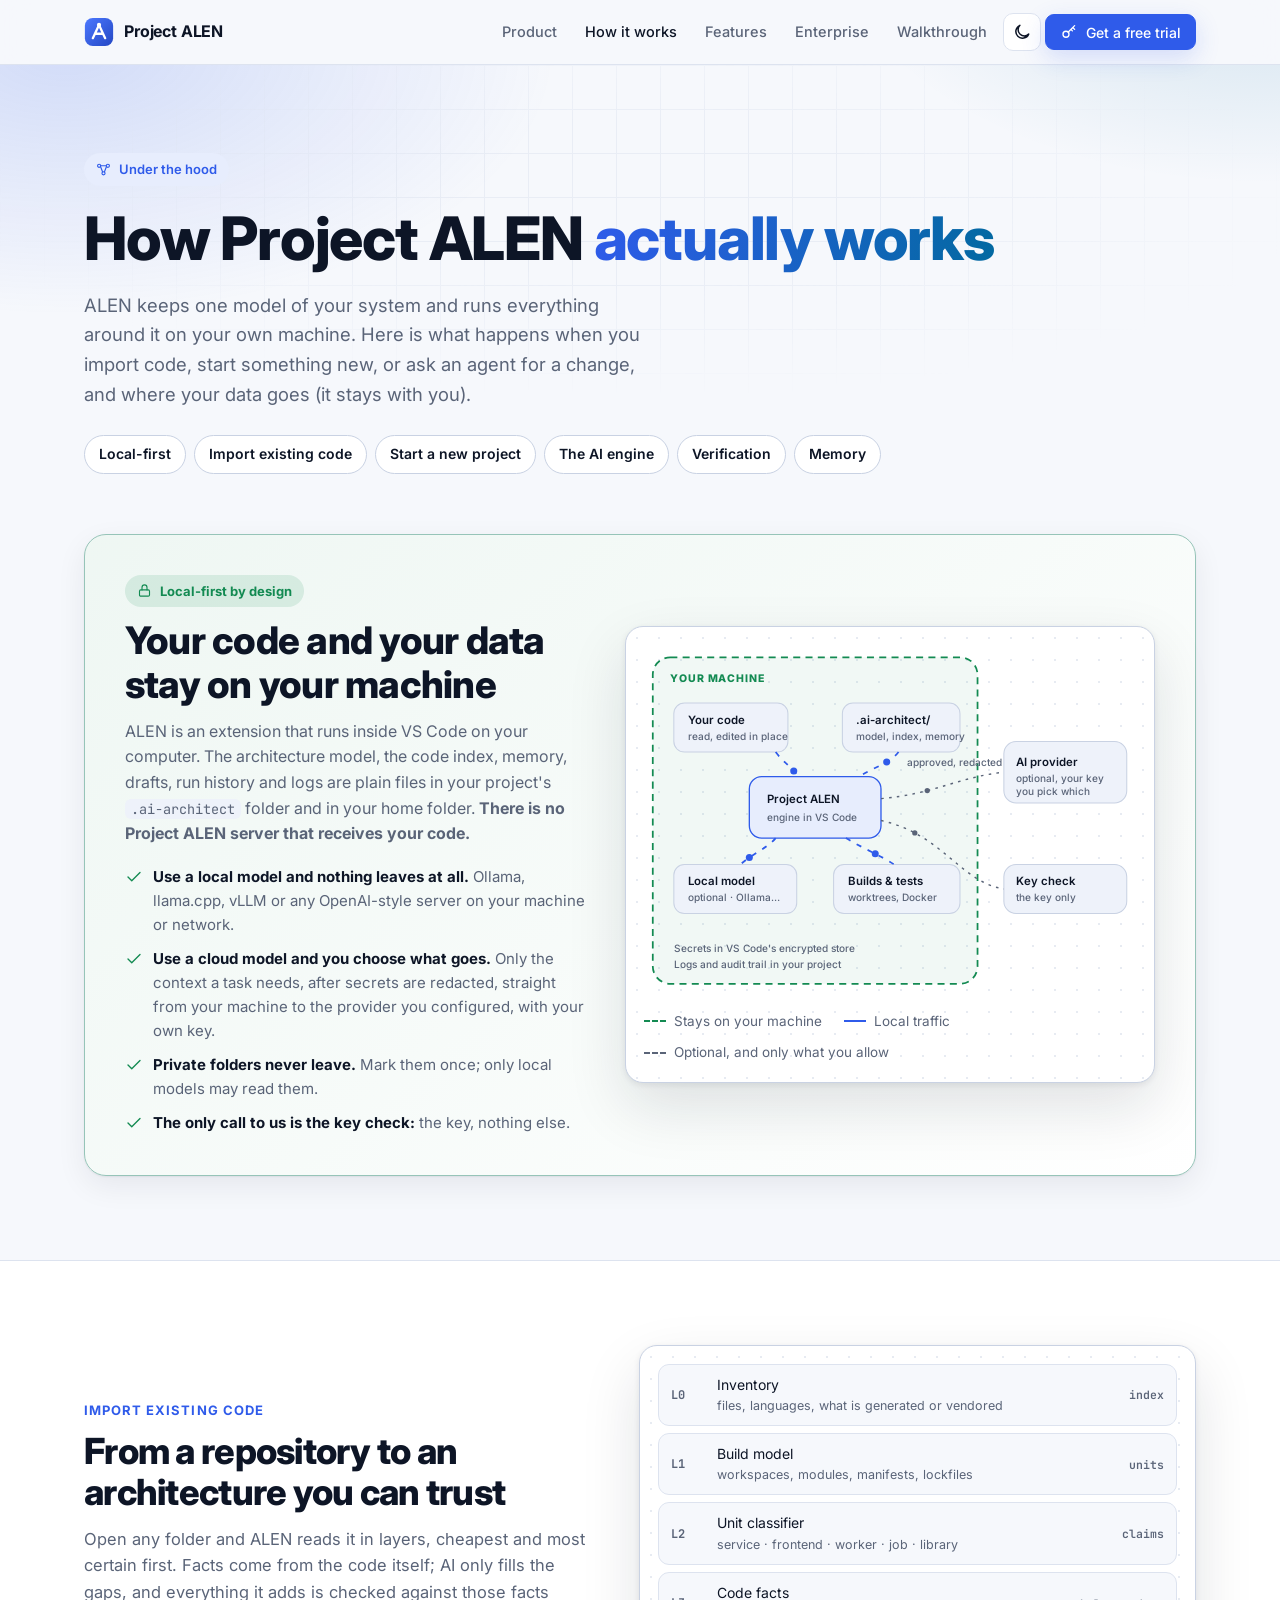
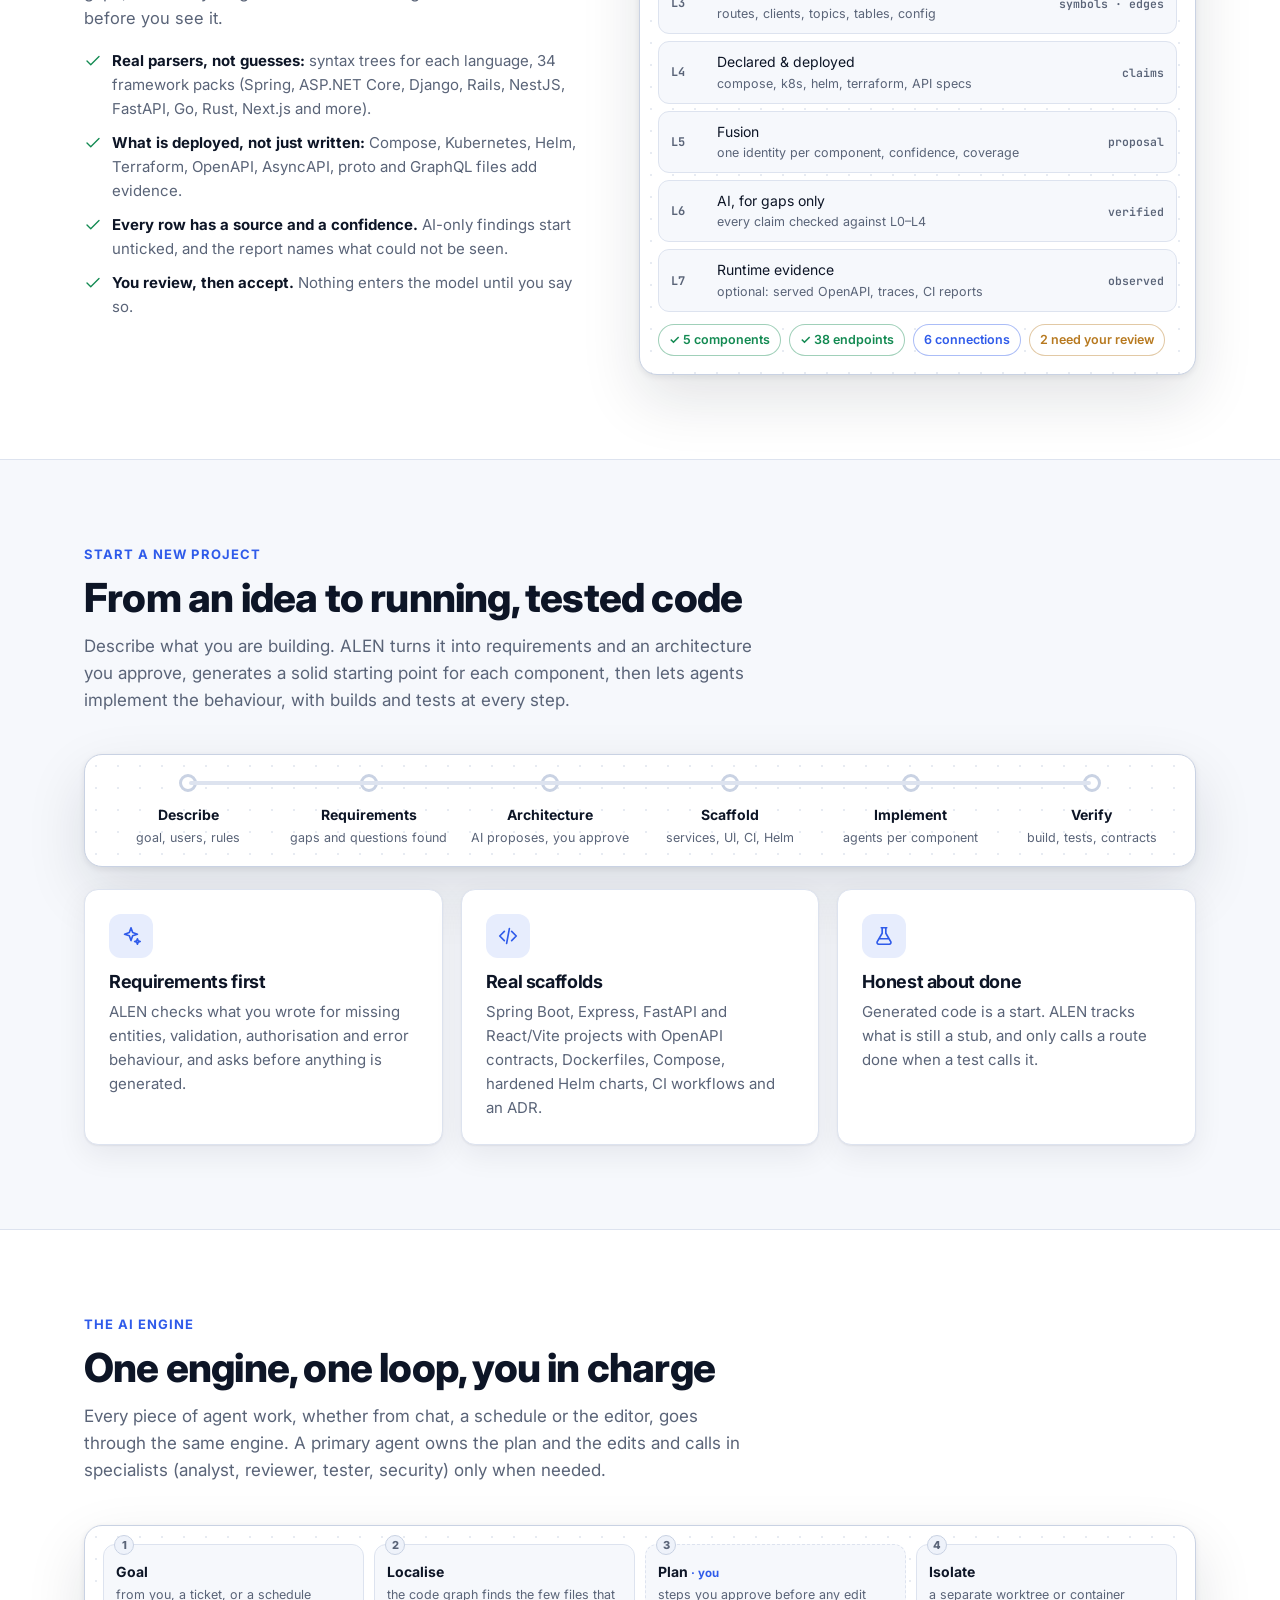
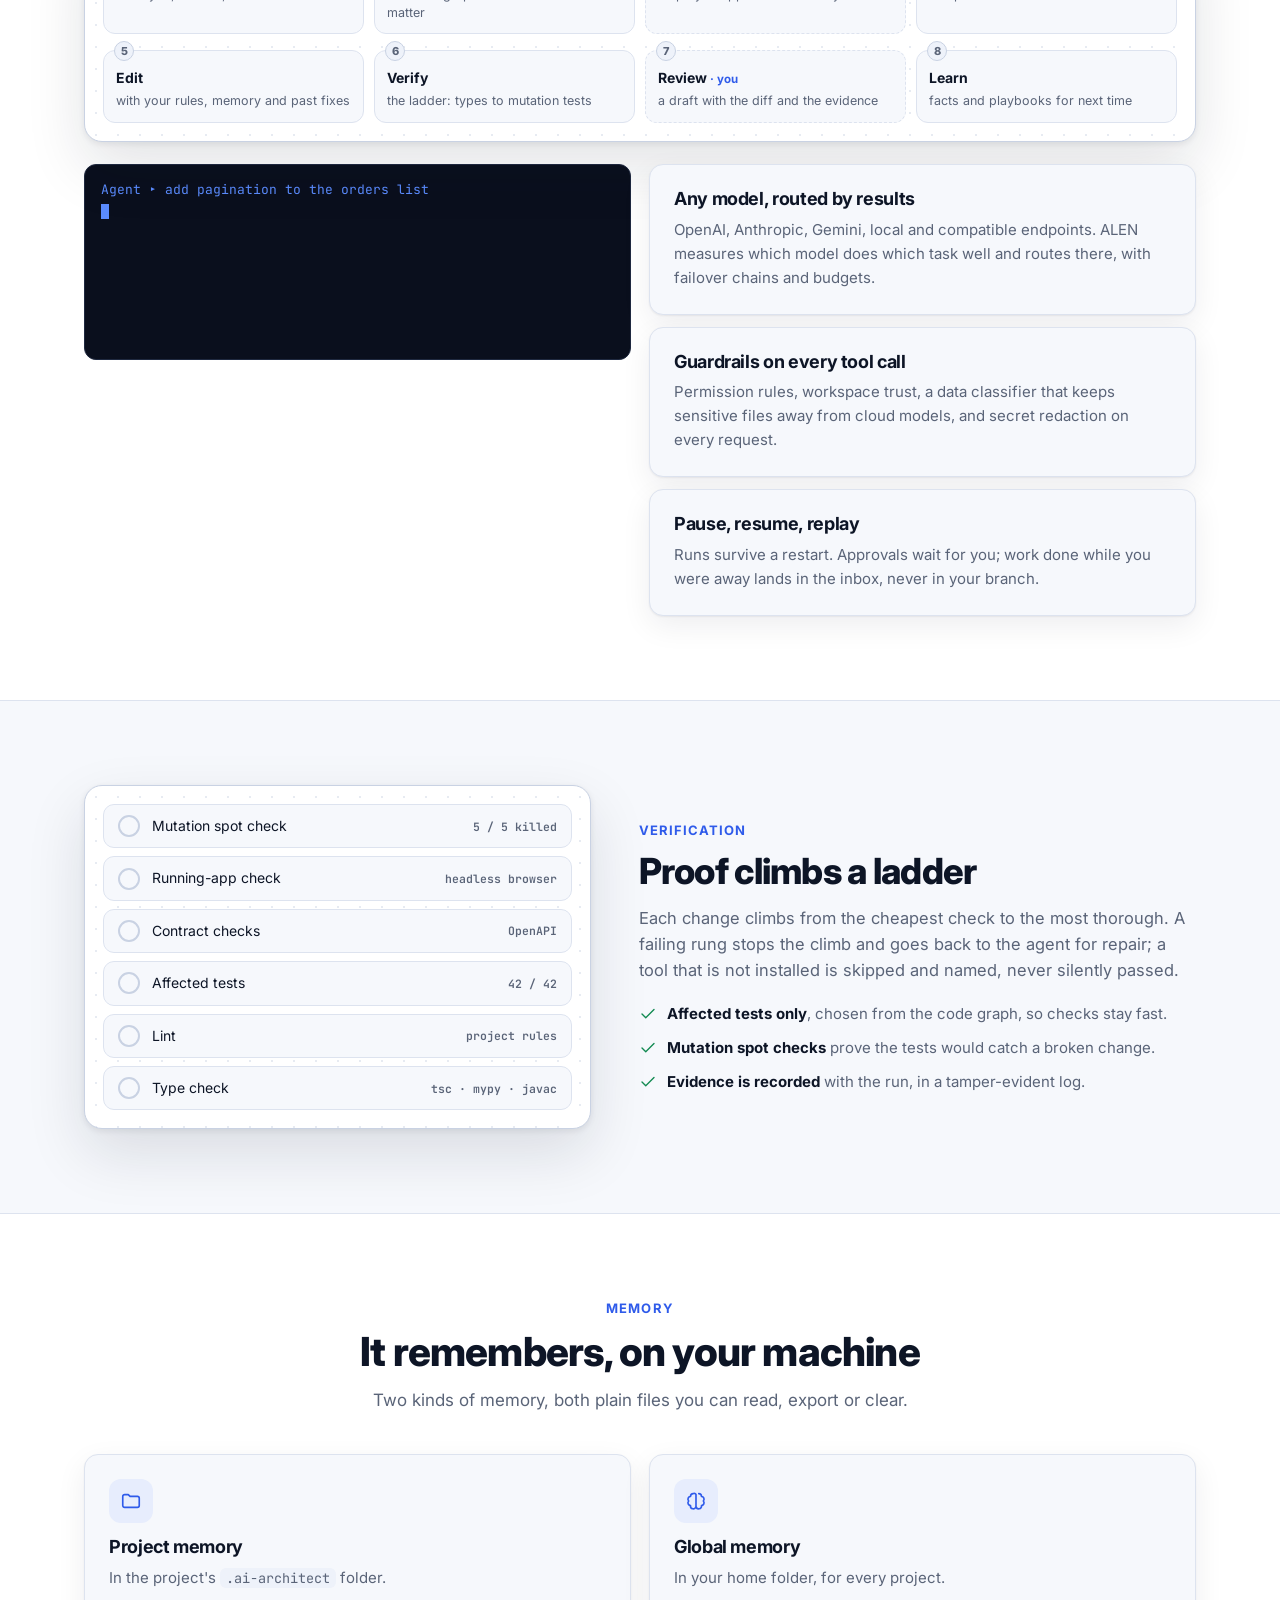
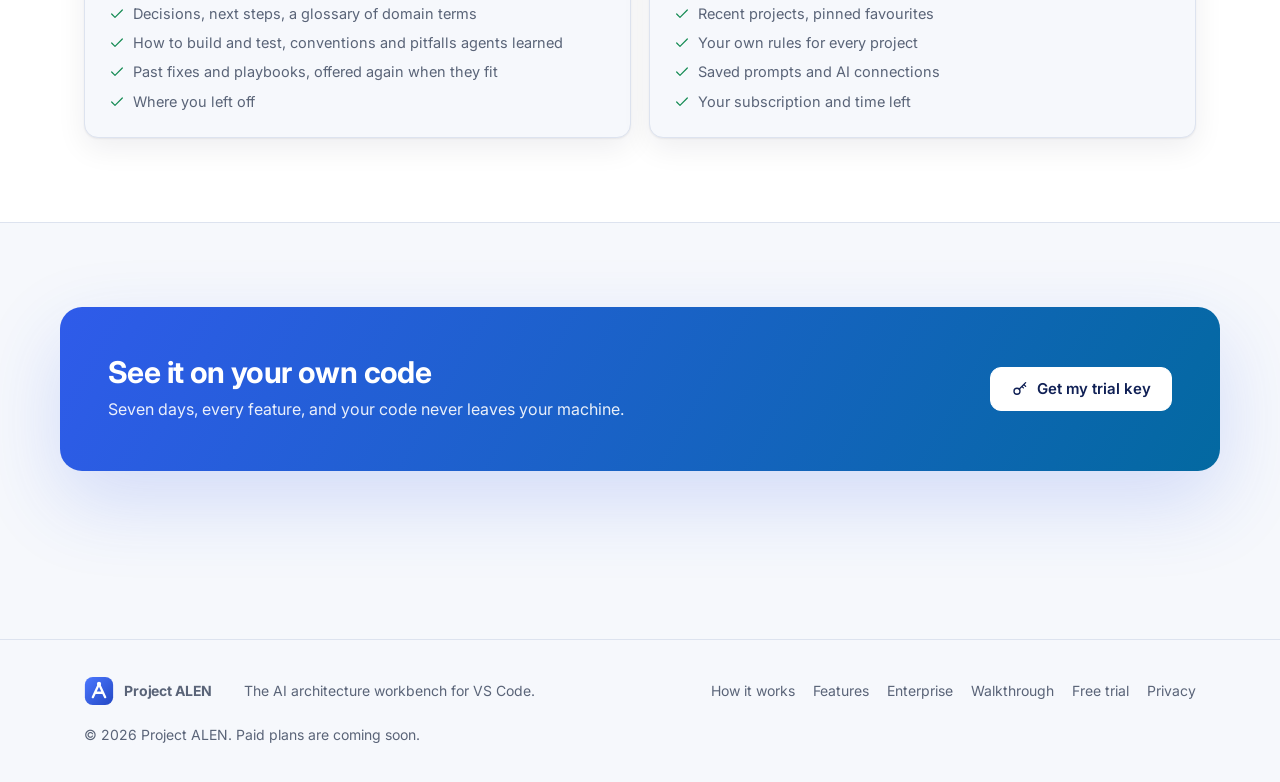
<file: how-it-works.html>
<!doctype html>
<html lang="en">
<head>
  <meta charset="utf-8" />
  <meta name="viewport" content="width=device-width, initial-scale=1" />
  <title>How it works · Project ALEN</title>
  <meta name="description" content="How Project ALEN works: local-first by design, how it imports existing code, how a new project goes from idea to tested code, and how the AI engine plans, isolates, verifies and learns." />
  <meta name="theme-color" content="#2f5bea" />
  <link rel="icon" href="assets/logo.svg" type="image/svg+xml" />
  <link rel="preconnect" href="https://fonts.googleapis.com" /><link rel="preconnect" href="https://fonts.gstatic.com" crossorigin />
  <link href="https://fonts.googleapis.com/css2?family=Inter:wght@400;500;600;700;800&family=JetBrains+Mono:wght@500;700&display=swap" rel="stylesheet" />
  <script src="assets/theme-init.js"></script>
  <link rel="stylesheet" href="assets/site.css" />
  <link rel="stylesheet" href="assets/live.css" />
</head>
<body data-page="how">
  <div data-site-head></div>
  <main id="main">
    <section class="hero" style="padding-bottom:36px">
      <div class="wrap" style="grid-template-columns:1fr">
        <div>
          <span class="eyebrow"><svg class="i" aria-hidden="true"><use href="assets/icons.svg#graph"/></svg>Under the hood</span>
          <h1>How Project ALEN <span class="grad">actually works</span></h1>
          <p class="lead">ALEN keeps one model of your system and runs everything around it on your own machine. Here is what happens when you import code, start something new, or ask an agent for a change, and where your data goes (it stays with you).</p>
          <nav class="chips" aria-label="On this page">
            <a href="#local">Local-first</a><a href="#import">Import existing code</a><a href="#new">Start a new project</a><a href="#engine">The AI engine</a><a href="#verify">Verification</a><a href="#memory">Memory</a>
          </nav>
        </div>
      </div>
    </section>

    <!-- Local-first -->
    <section class="block" id="local" style="padding-top:24px">
      <div class="wrap">
        <div class="local-band reveal">
          <div>
            <span class="badge-ok"><svg class="i" aria-hidden="true"><use href="assets/icons.svg#lock"/></svg>Local-first by design</span>
            <h2>Your code and your data stay on your machine</h2>
            <p>ALEN is an extension that runs inside VS Code on your computer. The architecture model, the code index, memory, drafts, run history and logs are plain files in your project's <code>.ai-architect</code> folder and in your home folder. <b>There is no Project ALEN server that receives your code.</b></p>
            <ul class="ticks">
              <li><svg class="i" aria-hidden="true"><use href="assets/icons.svg#check"/></svg><span><b>Use a local model and nothing leaves at all.</b> Ollama, llama.cpp, vLLM or any OpenAI-style server on your machine or network.</span></li>
              <li><svg class="i" aria-hidden="true"><use href="assets/icons.svg#check"/></svg><span><b>Use a cloud model and you choose what goes.</b> Only the context a task needs, after secrets are redacted, straight from your machine to the provider you configured, with your own key.</span></li>
              <li><svg class="i" aria-hidden="true"><use href="assets/icons.svg#check"/></svg><span><b>Private folders never leave.</b> Mark them once; only local models may read them.</span></li>
              <li><svg class="i" aria-hidden="true"><use href="assets/icons.svg#check"/></svg><span><b>The only call to us is the key check:</b> the key, nothing else.</span></li>
            </ul>
          </div>
          <div class="live-wrap">
            <svg class="live" viewBox="0 0 560 400" role="img" aria-label="Your machine holds VS Code with Project ALEN, your code, the project memory and an optional local model. Outside, an optional AI provider receives only approved, redacted context, and the key service receives only the key.">
              <rect class="zone" x="10" y="14" width="370" height="372" rx="20" />
              <text class="zone-label" x="30" y="42">YOUR MACHINE</text>
              <g><rect class="box-acc" x="120" y="150" width="150" height="70" rx="14" /><text x="140" y="180">Project ALEN</text><text class="t-sub" x="140" y="200">engine in VS Code</text></g>
              <g><rect class="box" x="34" y="66" width="130" height="56" rx="12" /><text x="50" y="90">Your code</text><text class="t-sub" x="50" y="108">read, edited in place</text></g>
              <g><rect class="box" x="226" y="66" width="134" height="56" rx="12" /><text x="242" y="90">.ai-architect/</text><text class="t-sub" x="242" y="108">model, index, memory</text></g>
              <g><rect class="box" x="34" y="250" width="140" height="56" rx="12" /><text x="50" y="274">Local model</text><text class="t-sub" x="50" y="292">optional · Ollama…</text></g>
              <g><rect class="box" x="216" y="250" width="144" height="56" rx="12" /><text x="232" y="274">Builds &amp; tests</text><text class="t-sub" x="232" y="292">worktrees, Docker</text></g>
              <text class="t-sub" x="34" y="350">Secrets in VS Code's encrypted store</text>
              <text class="t-sub" x="34" y="368">Logs and audit trail in your project</text>
              <path id="w1" class="wire-acc" d="M150 122 C 160 135, 170 140, 175 150" />
              <path id="w2" class="wire-acc" d="M290 122 C 280 135, 260 140, 245 150" />
              <path id="w3" class="wire-acc" d="M150 220 C 140 232, 120 240, 110 250" />
              <path id="w4" class="wire-acc" d="M230 220 C 250 232, 270 240, 285 250" />
              <circle class="dot" r="4"><animateMotion dur="1.6s" repeatCount="indefinite"><mpath href="#w1" /></animateMotion></circle>
              <circle class="dot" r="4"><animateMotion dur="1.9s" repeatCount="indefinite" keyPoints="1;0" keyTimes="0;1" calcMode="linear"><mpath href="#w2" /></animateMotion></circle>
              <circle class="dot" r="4"><animateMotion dur="1.7s" repeatCount="indefinite"><mpath href="#w3" /></animateMotion></circle>
              <circle class="dot" r="4"><animateMotion dur="2.1s" repeatCount="indefinite"><mpath href="#w4" /></animateMotion></circle>
              <g><rect class="box" x="410" y="110" width="140" height="70" rx="14" /><text x="424" y="138">AI provider</text><text class="t-sub" x="424" y="156">optional, your key</text><text class="t-sub" x="424" y="171">you pick which</text></g>
              <path id="w5" class="wire-opt" d="M270 175 C 330 170, 360 150, 410 145" />
              <text class="t-sub" x="300" y="138">approved, redacted</text>
              <circle class="dot-mut" r="3"><animateMotion dur="3.4s" repeatCount="indefinite"><mpath href="#w5" /></animateMotion></circle>
              <g><rect class="box" x="410" y="250" width="140" height="56" rx="14" /><text x="424" y="274">Key check</text><text class="t-sub" x="424" y="292">the key only</text></g>
              <path id="w6" class="wire-opt" d="M270 200 C 340 215, 360 270, 410 278" />
              <circle class="dot-mut" r="3"><animateMotion dur="5s" repeatCount="indefinite"><mpath href="#w6" /></animateMotion></circle>
            </svg>
            <div class="legend"><span><i class="zone"></i>Stays on your machine</span><span><i></i>Local traffic</span><span><i class="opt"></i>Optional, and only what you allow</span></div>
          </div>
        </div>
      </div>
    </section>

    <!-- Import -->
    <section class="block alt" id="import">
      <div class="wrap split">
        <div class="reveal">
          <span class="kicker">Import existing code</span>
          <h2>From a repository to an architecture you can trust</h2>
          <p>Open any folder and ALEN reads it in layers, cheapest and most certain first. Facts come from the code itself; AI only fills the gaps, and everything it adds is checked against those facts before you see it.</p>
          <ul class="ticks">
            <li><svg class="i" aria-hidden="true"><use href="assets/icons.svg#check"/></svg><span><b>Real parsers, not guesses:</b> syntax trees for each language, 34 framework packs (Spring, ASP.NET Core, Django, Rails, NestJS, FastAPI, Go, Rust, Next.js and more).</span></li>
            <li><svg class="i" aria-hidden="true"><use href="assets/icons.svg#check"/></svg><span><b>What is deployed, not just written:</b> Compose, Kubernetes, Helm, Terraform, OpenAPI, AsyncAPI, proto and GraphQL files add evidence.</span></li>
            <li><svg class="i" aria-hidden="true"><use href="assets/icons.svg#check"/></svg><span><b>Every row has a source and a confidence.</b> AI-only findings start unticked, and the report names what could not be seen.</span></li>
            <li><svg class="i" aria-hidden="true"><use href="assets/icons.svg#check"/></svg><span><b>You review, then accept.</b> Nothing enters the model until you say so.</span></li>
          </ul>
        </div>
        <div class="live-wrap reveal" aria-label="The import pipeline, layer by layer">
          <div class="layers">
            <div class="layer"><b>L0</b><span>Inventory<small>files, languages, what is generated or vendored</small></span><em>index</em></div>
            <div class="layer"><b>L1</b><span>Build model<small>workspaces, modules, manifests, lockfiles</small></span><em>units</em></div>
            <div class="layer"><b>L2</b><span>Unit classifier<small>service · frontend · worker · job · library</small></span><em>claims</em></div>
            <div class="layer"><b>L3</b><span>Code facts<small>routes, clients, topics, tables, config</small></span><em>symbols · edges</em></div>
            <div class="layer"><b>L4</b><span>Declared &amp; deployed<small>compose, k8s, helm, terraform, API specs</small></span><em>claims</em></div>
            <div class="layer"><b>L5</b><span>Fusion<small>one identity per component, confidence, coverage</small></span><em>proposal</em></div>
            <div class="layer"><b>L6</b><span>AI, for gaps only<small>every claim checked against L0–L4</small></span><em>verified</em></div>
            <div class="layer"><b>L7</b><span>Runtime evidence<small>optional: served OpenAPI, traces, CI reports</small></span><em>observed</em></div>
          </div>
          <div class="result-row"><span class="pill ok">✓ 5 components</span><span class="pill ok">✓ 38 endpoints</span><span class="pill acc">6 connections</span><span class="pill warn">2 need your review</span></div>
        </div>
      </div>
    </section>

    <!-- New project -->
    <section class="block" id="new">
      <div class="wrap">
        <div class="sec-head reveal">
          <span class="kicker">Start a new project</span>
          <h2>From an idea to running, tested code</h2>
          <p>Describe what you are building. ALEN turns it into requirements and an architecture you approve, generates a solid starting point for each component, then lets agents implement the behaviour, with builds and tests at every step.</p>
        </div>
        <div class="live-wrap reveal">
          <div class="timeline" aria-label="The steps of a new project">
            <div class="tl"><i></i><b>Describe</b><span>goal, users, rules</span></div>
            <div class="tl"><i></i><b>Requirements</b><span>gaps and questions found</span></div>
            <div class="tl"><i></i><b>Architecture</b><span>AI proposes, you approve</span></div>
            <div class="tl"><i></i><b>Scaffold</b><span>services, UI, CI, Helm</span></div>
            <div class="tl"><i></i><b>Implement</b><span>agents per component</span></div>
            <div class="tl"><i></i><b>Verify</b><span>build, tests, contracts</span></div>
          </div>
        </div>
        <div class="grid c3" style="margin-top:22px">
          <article class="card reveal"><span class="ico"><svg class="i" aria-hidden="true"><use href="assets/icons.svg#sparkles"/></svg></span><h3>Requirements first</h3><p>ALEN checks what you wrote for missing entities, validation, authorisation and error behaviour, and asks before anything is generated.</p></article>
          <article class="card reveal"><span class="ico"><svg class="i" aria-hidden="true"><use href="assets/icons.svg#code"/></svg></span><h3>Real scaffolds</h3><p>Spring Boot, Express, FastAPI and React/Vite projects with OpenAPI contracts, Dockerfiles, Compose, hardened Helm charts, CI workflows and an ADR.</p></article>
          <article class="card reveal"><span class="ico"><svg class="i" aria-hidden="true"><use href="assets/icons.svg#flask"/></svg></span><h3>Honest about done</h3><p>Generated code is a start. ALEN tracks what is still a stub, and only calls a route done when a test calls it.</p></article>
        </div>
      </div>
    </section>

    <!-- Engine -->
    <section class="block alt" id="engine">
      <div class="wrap">
        <div class="sec-head reveal">
          <span class="kicker">The AI engine</span>
          <h2>One engine, one loop, you in charge</h2>
          <p>Every piece of agent work, whether from chat, a schedule or the editor, goes through the same engine. A primary agent owns the plan and the edits and calls in specialists (analyst, reviewer, tester, security) only when needed.</p>
        </div>
        <div class="live-wrap reveal">
          <div class="loop" aria-label="The steps of one agent run">
            <div class="stage"><b>Goal</b><span>from you, a ticket, or a schedule</span></div>
            <div class="stage"><b>Localise</b><span>the code graph finds the few files that matter</span></div>
            <div class="stage you"><b>Plan</b><span>steps you approve before any edit</span></div>
            <div class="stage"><b>Isolate</b><span>a separate worktree or container</span></div>
            <div class="stage"><b>Edit</b><span>with your rules, memory and past fixes</span></div>
            <div class="stage"><b>Verify</b><span>the ladder: types to mutation tests</span></div>
            <div class="stage you"><b>Review</b><span>a draft with the diff and the evidence</span></div>
            <div class="stage"><b>Learn</b><span>facts and playbooks for next time</span></div>
          </div>
        </div>
        <div class="grid c2" style="margin-top:22px">
          <div class="reveal">
            <template id="engine-script">p|Agent ▸ add pagination to the orders list
m|● localise   orders-api: 4 files, web: 2 files
m|● plan       4 steps · waiting for approval
ok|✓ approved by you
m|● worktree   .ai-architect/worktrees/run-7f2
m|● edit       6 files · +184 −22
ok|✓ type check   ✓ lint   ✓ tests 42/42
ok|✓ contracts    ✓ running app
w|! reviewer: add an index on orders(created_at)
ok|✓ draft ready · evidence recorded</template>
            <div class="term" data-script="engine-script" aria-label="An example agent run, typed out"></div>
          </div>
          <div class="grid" style="gap:12px">
            <article class="card reveal"><h3 style="margin-top:0">Any model, routed by results</h3><p>OpenAI, Anthropic, Gemini, local and compatible endpoints. ALEN measures which model does which task well and routes there, with failover chains and budgets.</p></article>
            <article class="card reveal"><h3 style="margin-top:0">Guardrails on every tool call</h3><p>Permission rules, workspace trust, a data classifier that keeps sensitive files away from cloud models, and secret redaction on every request.</p></article>
            <article class="card reveal"><h3 style="margin-top:0">Pause, resume, replay</h3><p>Runs survive a restart. Approvals wait for you; work done while you were away lands in the inbox, never in your branch.</p></article>
          </div>
        </div>
      </div>
    </section>

    <!-- Verify -->
    <section class="block" id="verify">
      <div class="wrap split rev">
        <div class="reveal">
          <span class="kicker">Verification</span>
          <h2>Proof climbs a ladder</h2>
          <p>Each change climbs from the cheapest check to the most thorough. A failing rung stops the climb and goes back to the agent for repair; a tool that is not installed is skipped and named, never silently passed.</p>
          <ul class="ticks">
            <li><svg class="i" aria-hidden="true"><use href="assets/icons.svg#check"/></svg><span><b>Affected tests only</b>, chosen from the code graph, so checks stay fast.</span></li>
            <li><svg class="i" aria-hidden="true"><use href="assets/icons.svg#check"/></svg><span><b>Mutation spot checks</b> prove the tests would catch a broken change.</span></li>
            <li><svg class="i" aria-hidden="true"><use href="assets/icons.svg#check"/></svg><span><b>Evidence is recorded</b> with the run, in a tamper-evident log.</span></li>
          </ul>
        </div>
        <div class="live-wrap reveal">
          <div class="ladder" aria-label="The verification ladder, from type check to mutation check">
            <div class="rung"><span class="st"></span>Type check<small>tsc · mypy · javac</small></div>
            <div class="rung"><span class="st"></span>Lint<small>project rules</small></div>
            <div class="rung"><span class="st"></span>Affected tests<small>42 / 42</small></div>
            <div class="rung"><span class="st"></span>Contract checks<small>OpenAPI</small></div>
            <div class="rung"><span class="st"></span>Running-app check<small>headless browser</small></div>
            <div class="rung"><span class="st"></span>Mutation spot check<small>5 / 5 killed</small></div>
          </div>
        </div>
      </div>
    </section>

    <!-- Memory -->
    <section class="block alt" id="memory">
      <div class="wrap">
        <div class="sec-head center reveal"><span class="kicker">Memory</span><h2>It remembers, on your machine</h2><p>Two kinds of memory, both plain files you can read, export or clear.</p></div>
        <div class="grid c2">
          <article class="card reveal"><span class="ico"><svg class="i" aria-hidden="true"><use href="assets/icons.svg#folder"/></svg></span><h3>Project memory</h3><p>In the project's <code>.ai-architect</code> folder.</p>
            <ul><li><svg class="i" aria-hidden="true"><use href="assets/icons.svg#check"/></svg>Decisions, next steps, a glossary of domain terms</li><li><svg class="i" aria-hidden="true"><use href="assets/icons.svg#check"/></svg>How to build and test, conventions and pitfalls agents learned</li><li><svg class="i" aria-hidden="true"><use href="assets/icons.svg#check"/></svg>Past fixes and playbooks, offered again when they fit</li><li><svg class="i" aria-hidden="true"><use href="assets/icons.svg#check"/></svg>Where you left off</li></ul></article>
          <article class="card reveal"><span class="ico"><svg class="i" aria-hidden="true"><use href="assets/icons.svg#brain"/></svg></span><h3>Global memory</h3><p>In your home folder, for every project.</p>
            <ul><li><svg class="i" aria-hidden="true"><use href="assets/icons.svg#check"/></svg>Recent projects, pinned favourites</li><li><svg class="i" aria-hidden="true"><use href="assets/icons.svg#check"/></svg>Your own rules for every project</li><li><svg class="i" aria-hidden="true"><use href="assets/icons.svg#check"/></svg>Saved prompts and AI connections</li><li><svg class="i" aria-hidden="true"><use href="assets/icons.svg#check"/></svg>Your subscription and time left</li></ul></article>
        </div>
      </div>
    </section>

    <section class="block"><div class="band-wrap"><div class="band reveal"><div><h2>See it on your own code</h2><p>Seven days, every feature, and your code never leaves your machine.</p></div><a class="btn" href="trial.html"><svg class="i" aria-hidden="true"><use href="assets/icons.svg#key"/></svg>Get my trial key</a></div></div></section>
  </main>
  <div data-site-foot></div>
  <script src="assets/site.js"></script>
  <script src="assets/live.js"></script>
</body>
</html>
</file>
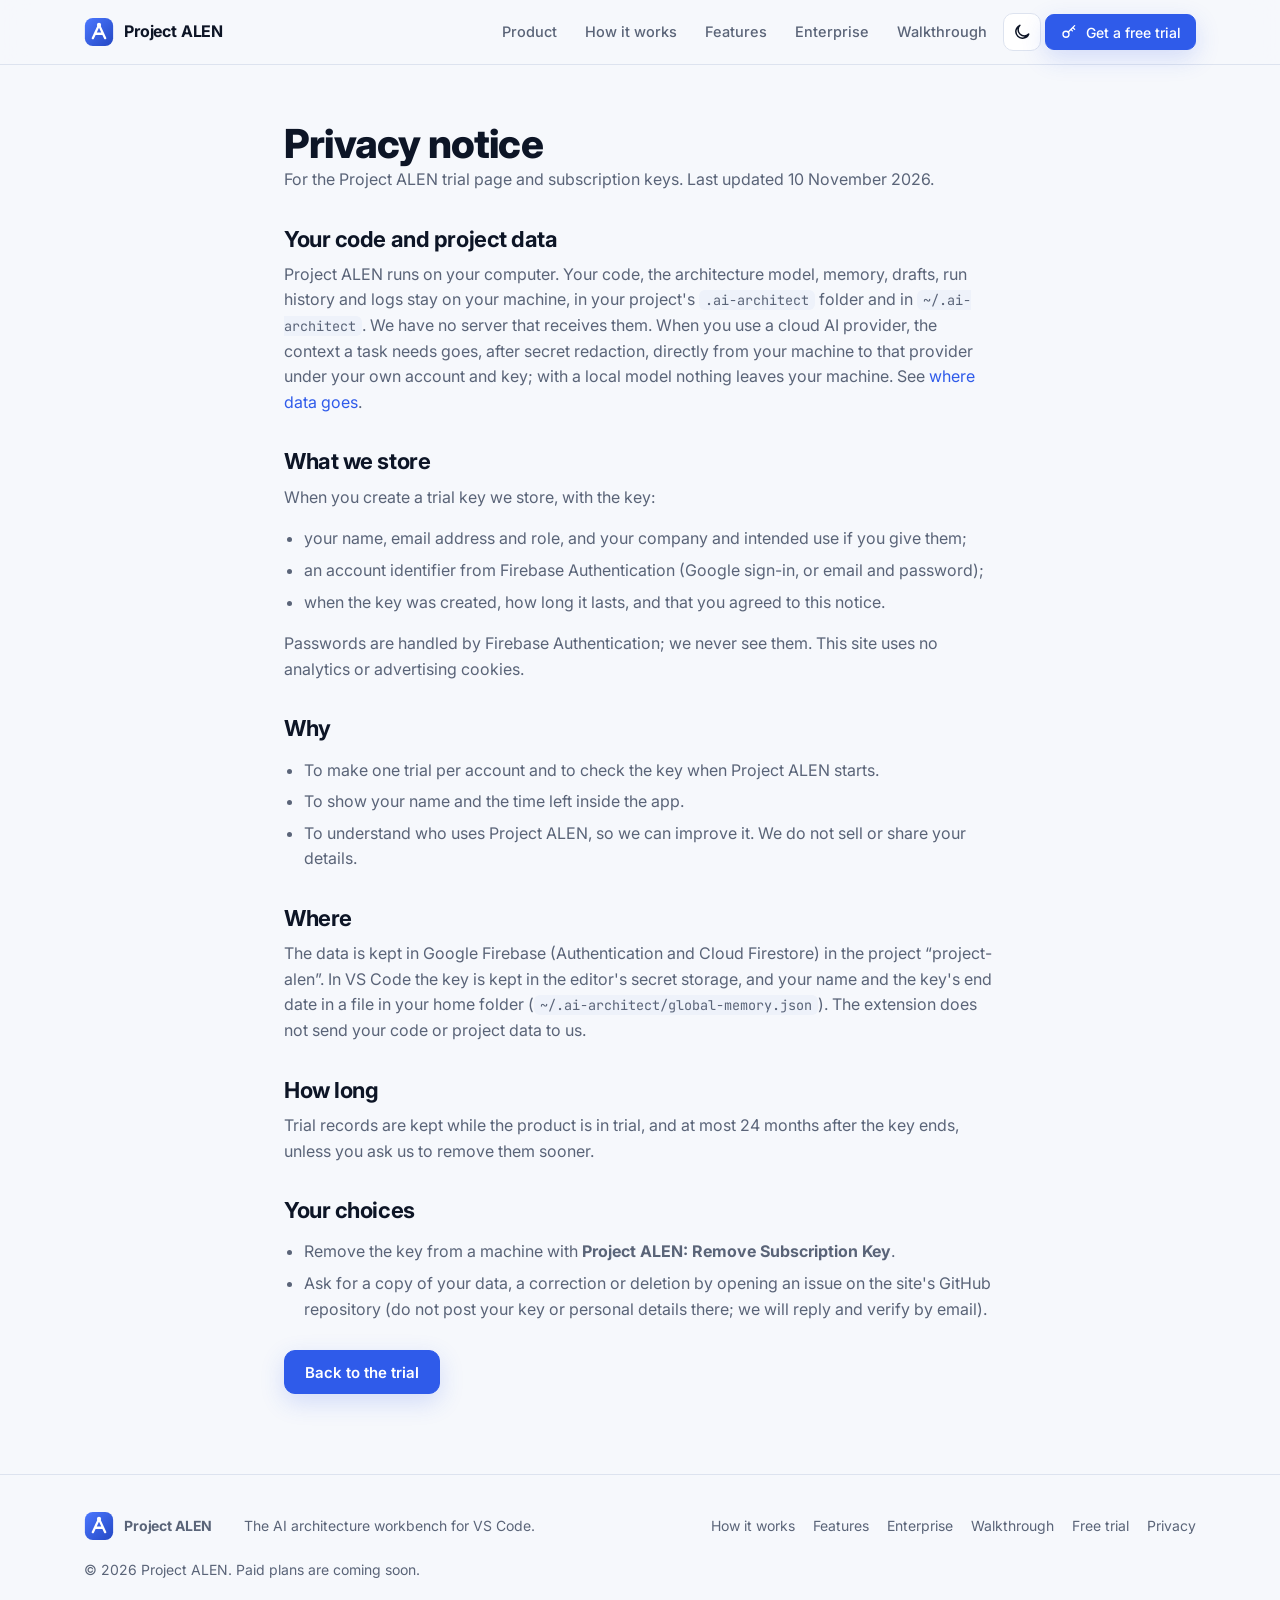
<file: privacy.html>
<!doctype html>
<html lang="en">
<head>
  <meta charset="utf-8" />
  <meta name="viewport" content="width=device-width, initial-scale=1" />
  <title>Privacy · Project ALEN</title>
  <meta name="description" content="What Project ALEN stores for a trial key, why, and how to have it removed." />
  <meta name="theme-color" content="#2f5bea" />
  <link rel="icon" href="assets/logo.svg" type="image/svg+xml" />
  <link rel="preconnect" href="https://fonts.googleapis.com" /><link rel="preconnect" href="https://fonts.gstatic.com" crossorigin />
  <link href="https://fonts.googleapis.com/css2?family=Inter:wght@400;500;600;700;800&family=JetBrains+Mono:wght@500;700&display=swap" rel="stylesheet" />
  <script src="assets/theme-init.js"></script>
  <link rel="stylesheet" href="assets/site.css" />
</head>
<body data-page="privacy">
  <div data-site-head></div>
  <main id="main" class="prose">
    <h1>Privacy notice</h1>
    <p class="mut">For the Project ALEN trial page and subscription keys. Last updated 10 November 2026.</p>

    <h2>Your code and project data</h2>
    <p>Project ALEN runs on your computer. Your code, the architecture model, memory, drafts, run history and logs stay on your machine, in your project's <code>.ai-architect</code> folder and in <code>~/.ai-architect</code>. We have no server that receives them. When you use a cloud AI provider, the context a task needs goes, after secret redaction, directly from your machine to that provider under your own account and key; with a local model nothing leaves your machine. See <a href="how-it-works.html#local">where data goes</a>.</p>

    <h2>What we store</h2>
    <p>When you create a trial key we store, with the key:</p>
    <ul>
      <li>your name, email address and role, and your company and intended use if you give them;</li>
      <li>an account identifier from Firebase Authentication (Google sign-in, or email and password);</li>
      <li>when the key was created, how long it lasts, and that you agreed to this notice.</li>
    </ul>
    <p>Passwords are handled by Firebase Authentication; we never see them. This site uses no analytics or advertising cookies.</p>

    <h2>Why</h2>
    <ul>
      <li>To make one trial per account and to check the key when Project ALEN starts.</li>
      <li>To show your name and the time left inside the app.</li>
      <li>To understand who uses Project ALEN, so we can improve it. We do not sell or share your details.</li>
    </ul>

    <h2>Where</h2>
    <p>The data is kept in Google Firebase (Authentication and Cloud Firestore) in the project “project-alen”. In VS Code the key is kept in the editor's secret storage, and your name and the key's end date in a file in your home folder (<code>~/.ai-architect/global-memory.json</code>). The extension does not send your code or project data to us.</p>

    <h2>How long</h2>
    <p>Trial records are kept while the product is in trial, and at most 24 months after the key ends, unless you ask us to remove them sooner.</p>

    <h2>Your choices</h2>
    <ul>
      <li>Remove the key from a machine with <b>Project ALEN: Remove Subscription Key</b>.</li>
      <li>Ask for a copy of your data, a correction or deletion by opening an issue on the site's GitHub repository (do not post your key or personal details there; we will reply and verify by email).</li>
    </ul>
    <p style="margin-top:28px"><a class="btn pri" href="trial.html">Back to the trial</a></p>
  </main>
  <div data-site-foot></div>
  <script src="assets/site.js"></script>
</body>
</html>
</file>
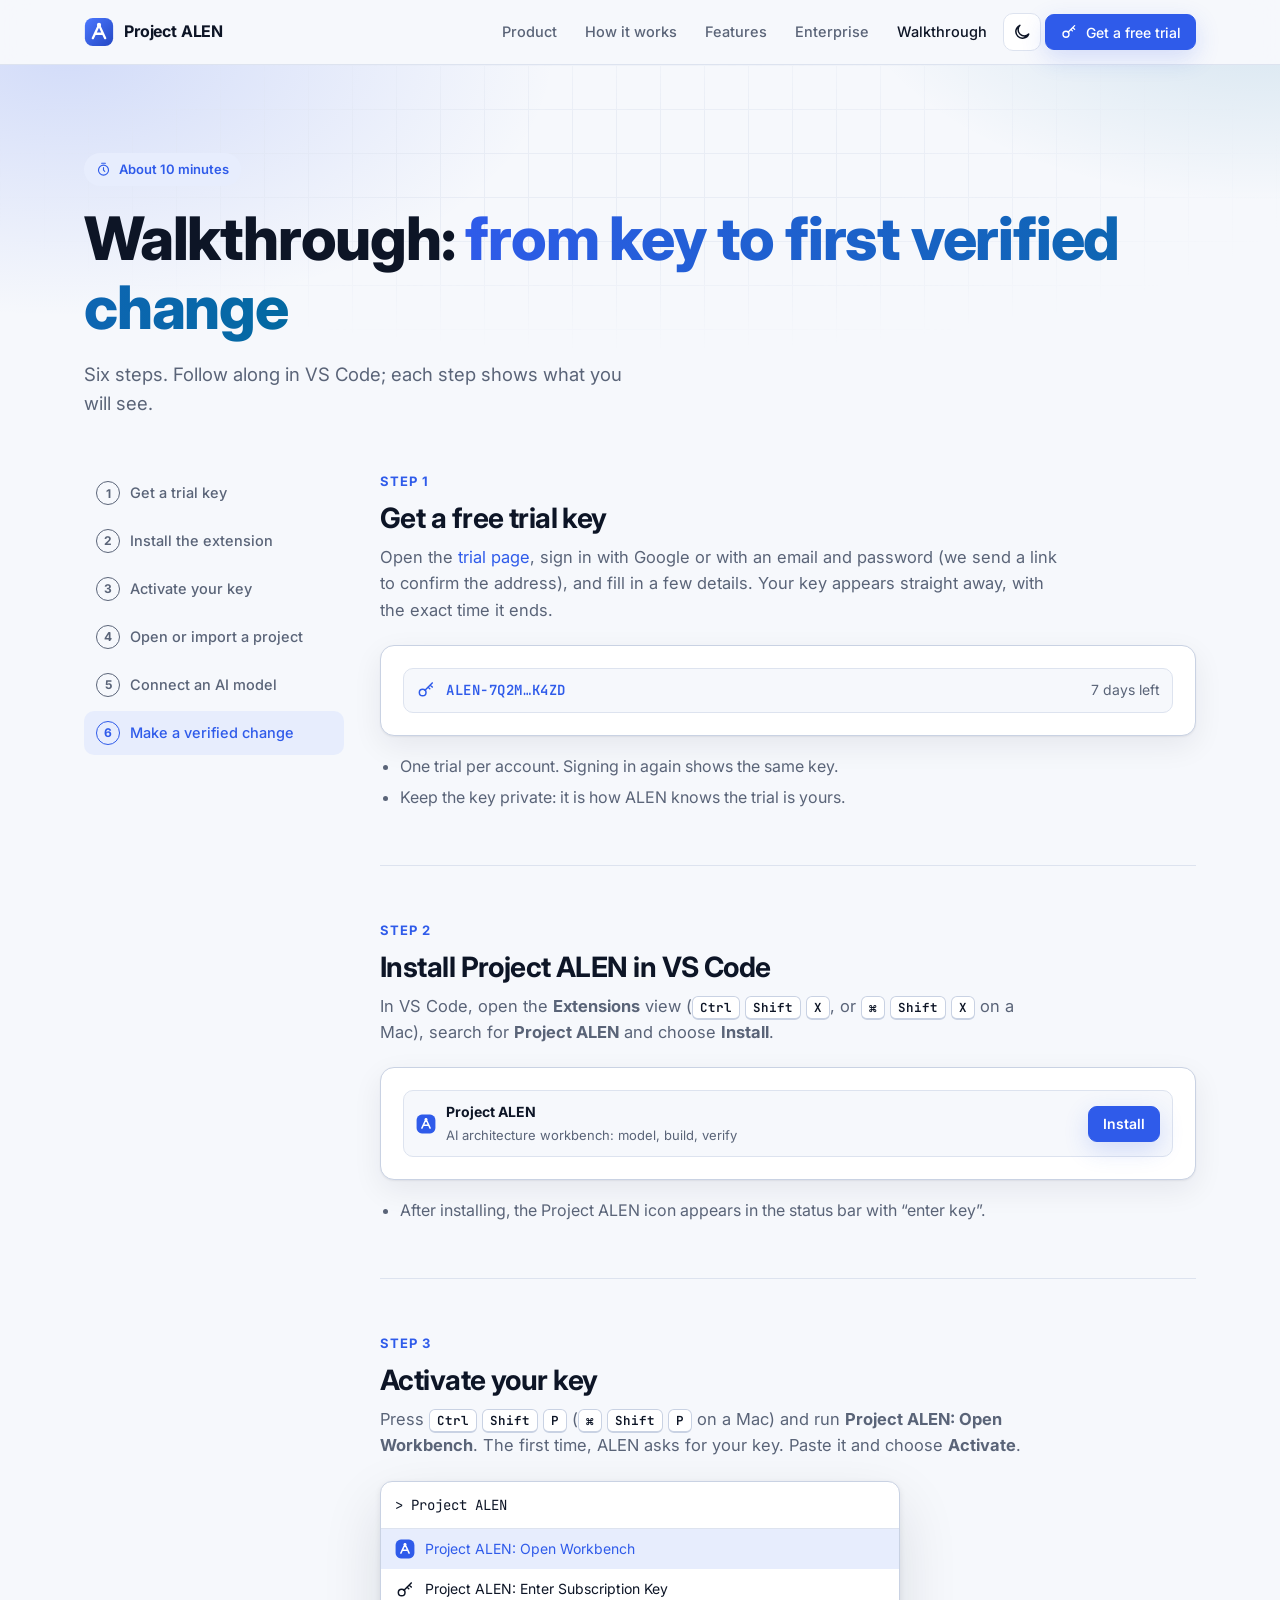
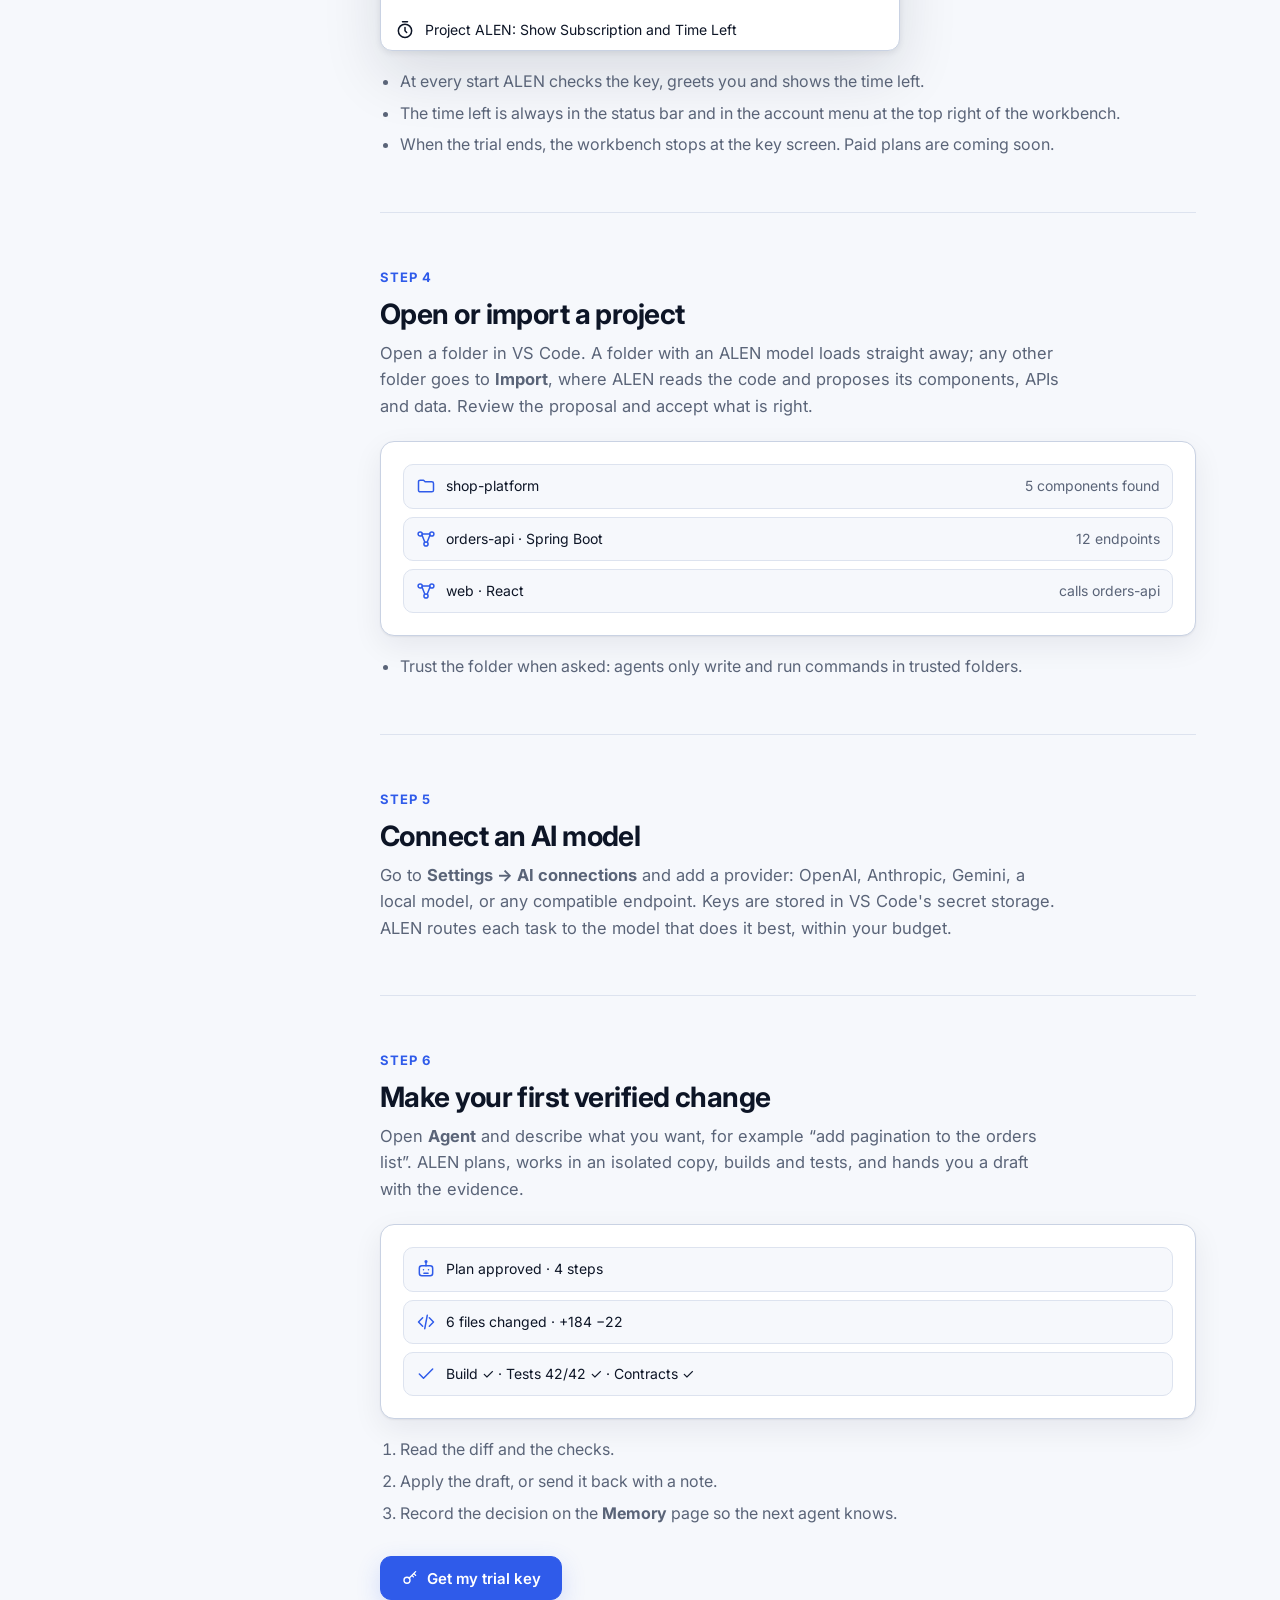
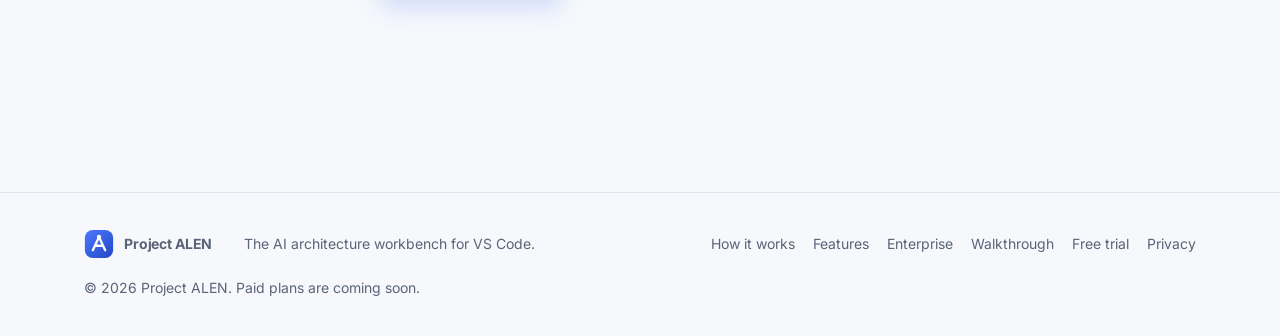
<file: walkthrough.html>
<!doctype html>
<html lang="en">
<head>
  <meta charset="utf-8" />
  <meta name="viewport" content="width=device-width, initial-scale=1" />
  <title>Walkthrough · Project ALEN</title>
  <meta name="description" content="Step by step: get a trial key, activate Project ALEN in VS Code, open a project, model it and make your first verified change." />
  <meta name="theme-color" content="#2f5bea" />
  <link rel="icon" href="assets/logo.svg" type="image/svg+xml" />
  <link rel="preconnect" href="https://fonts.googleapis.com" /><link rel="preconnect" href="https://fonts.gstatic.com" crossorigin />
  <link href="https://fonts.googleapis.com/css2?family=Inter:wght@400;500;600;700;800&family=JetBrains+Mono:wght@500;700&display=swap" rel="stylesheet" />
  <script src="assets/theme-init.js"></script>
  <link rel="stylesheet" href="assets/site.css" />
</head>
<body data-page="walkthrough">
  <div data-site-head></div>
  <main id="main">
    <section class="hero" style="padding-bottom:28px">
      <div class="wrap" style="grid-template-columns:1fr">
        <div>
          <span class="eyebrow"><svg class="i" aria-hidden="true"><use href="assets/icons.svg#timer"/></svg>About 10 minutes</span>
          <h1>Walkthrough: <span class="grad">from key to first verified change</span></h1>
          <p class="lead">Six steps. Follow along in VS Code; each step shows what you will see.</p>
        </div>
      </div>
    </section>

    <section class="block" style="padding-top:24px">
      <div class="wrap walk">
        <nav class="walk-nav" aria-label="Steps">
          <a href="#key" class="on"><b>1</b><span>Get a trial key</span></a>
          <a href="#install"><b>2</b><span>Install the extension</span></a>
          <a href="#activate"><b>3</b><span>Activate your key</span></a>
          <a href="#project"><b>4</b><span>Open or import a project</span></a>
          <a href="#ai"><b>5</b><span>Connect an AI model</span></a>
          <a href="#change"><b>6</b><span>Make a verified change</span></a>
        </nav>
        <div>
          <article class="walk-step" id="key">
            <span class="kicker">Step 1</span><h2>Get a free trial key</h2>
            <p>Open the <a href="trial.html">trial page</a>, sign in with Google or with an email and password (we send a link to confirm the address), and fill in a few details. Your key appears straight away, with the exact time it ends.</p>
            <div class="shot mock" aria-label="Example of the key shown on the trial page">
              <div class="mock-row"><svg class="i" aria-hidden="true"><use href="assets/icons.svg#key"/></svg><span class="mock-key">ALEN-7Q2M…K4ZD</span><span class="mut" style="margin-left:auto">7 days left</span></div>
            </div>
            <ul class="tips"><li>One trial per account. Signing in again shows the same key.</li><li>Keep the key private: it is how ALEN knows the trial is yours.</li></ul>
          </article>

          <article class="walk-step" id="install">
            <span class="kicker">Step 2</span><h2>Install Project ALEN in VS Code</h2>
            <p>In VS Code, open the <b>Extensions</b> view (<kbd>Ctrl</kbd> <kbd>Shift</kbd> <kbd>X</kbd>, or <kbd>⌘</kbd> <kbd>Shift</kbd> <kbd>X</kbd> on a Mac), search for <b>Project ALEN</b> and choose <b>Install</b>.</p>
            <div class="shot mock" aria-label="The Project ALEN extension in the VS Code Extensions view">
              <div class="mock-row"><svg class="i" aria-hidden="true"><use href="assets/icons.svg#logo"/></svg><span><b>Project ALEN</b><br /><span class="mut" style="font-size:13px">AI architecture workbench: model, build, verify</span></span><span class="btn pri sm" style="margin-left:auto;pointer-events:none">Install</span></div>
            </div>
            <ul class="tips"><li>After installing, the Project ALEN icon appears in the status bar with “enter key”.</li></ul>
          </article>

          <article class="walk-step" id="activate">
            <span class="kicker">Step 3</span><h2>Activate your key</h2>
            <p>Press <kbd>Ctrl</kbd> <kbd>Shift</kbd> <kbd>P</kbd> (<kbd>⌘</kbd> <kbd>Shift</kbd> <kbd>P</kbd> on a Mac) and run <b>Project ALEN: Open Workbench</b>. The first time, ALEN asks for your key. Paste it and choose <b>Activate</b>.</p>
            <div class="shot palette" aria-label="The VS Code command palette">
              <div class="q">&gt; Project ALEN</div>
              <div class="r on"><svg class="i" aria-hidden="true"><use href="assets/icons.svg#logo"/></svg>Project ALEN: Open Workbench</div>
              <div class="r"><svg class="i" aria-hidden="true"><use href="assets/icons.svg#key"/></svg>Project ALEN: Enter Subscription Key</div>
              <div class="r"><svg class="i" aria-hidden="true"><use href="assets/icons.svg#timer"/></svg>Project ALEN: Show Subscription and Time Left</div>
            </div>
            <ul class="tips"><li>At every start ALEN checks the key, greets you and shows the time left.</li><li>The time left is always in the status bar and in the account menu at the top right of the workbench.</li><li>When the trial ends, the workbench stops at the key screen. Paid plans are coming soon.</li></ul>
          </article>

          <article class="walk-step" id="project">
            <span class="kicker">Step 4</span><h2>Open or import a project</h2>
            <p>Open a folder in VS Code. A folder with an ALEN model loads straight away; any other folder goes to <b>Import</b>, where ALEN reads the code and proposes its components, APIs and data. Review the proposal and accept what is right.</p>
            <div class="shot mock">
              <div class="mock-row"><svg class="i" aria-hidden="true"><use href="assets/icons.svg#folder"/></svg>shop-platform<span class="mut" style="margin-left:auto">5 components found</span></div>
              <div class="mock-row"><svg class="i" aria-hidden="true"><use href="assets/icons.svg#graph"/></svg>orders-api · Spring Boot<span class="mut" style="margin-left:auto">12 endpoints</span></div>
              <div class="mock-row"><svg class="i" aria-hidden="true"><use href="assets/icons.svg#graph"/></svg>web · React<span class="mut" style="margin-left:auto">calls orders-api</span></div>
            </div>
            <ul class="tips"><li>Trust the folder when asked: agents only write and run commands in trusted folders.</li></ul>
          </article>

          <article class="walk-step" id="ai">
            <span class="kicker">Step 5</span><h2>Connect an AI model</h2>
            <p>Go to <b>Settings → AI connections</b> and add a provider: OpenAI, Anthropic, Gemini, a local model, or any compatible endpoint. Keys are stored in VS Code's secret storage. ALEN routes each task to the model that does it best, within your budget.</p>
          </article>

          <article class="walk-step" id="change">
            <span class="kicker">Step 6</span><h2>Make your first verified change</h2>
            <p>Open <b>Agent</b> and describe what you want, for example “add pagination to the orders list”. ALEN plans, works in an isolated copy, builds and tests, and hands you a draft with the evidence.</p>
            <div class="shot mock">
              <div class="mock-row"><svg class="i" aria-hidden="true"><use href="assets/icons.svg#agent"/></svg>Plan approved · 4 steps</div>
              <div class="mock-row"><svg class="i" aria-hidden="true"><use href="assets/icons.svg#code"/></svg>6 files changed · +184 −22</div>
              <div class="mock-row"><svg class="i" aria-hidden="true"><use href="assets/icons.svg#check"/></svg>Build ✓ · Tests 42/42 ✓ · Contracts ✓</div>
            </div>
            <ol><li>Read the diff and the checks.</li><li>Apply the draft, or send it back with a note.</li><li>Record the decision on the <b>Memory</b> page so the next agent knows.</li></ol>
            <div class="cta"><a class="btn pri" href="trial.html"><svg class="i" aria-hidden="true"><use href="assets/icons.svg#key"/></svg>Get my trial key</a></div>
          </article>
        </div>
      </div>
    </section>
  </main>
  <div data-site-foot></div>
  <script src="assets/site.js"></script>
</body>
</html>
</file>
<file: assets/site.css>
/* Project ALEN site: the workbench's own tokens (cobalt accent, blue-black ink), light and dark each with their own values. */
:root {
  --bg: #f6f8fc; --panel: #ffffff; --panel2: #eef2fa; --fg: #0d1526; --mut: #5a6478; --line: #dde3ef; --line2: #c9d2e3;
  --accent: #2f5bea; --accent-h: #2448c4; --accent2: #0369a1; --on-accent: #ffffff; --accent-soft: #e7edfd;
  --ok: #138a52; --warn: #b7791f; --bad: #c53030;
  --glow: rgba(47, 91, 234, .18); --shadow: 0 1px 2px rgba(13, 21, 38, .06), 0 10px 30px rgba(13, 21, 38, .07);
  --lift: 0 2px 6px rgba(13, 21, 38, .08), 0 24px 60px rgba(13, 21, 38, .12);
  --sans: "Inter", ui-sans-serif, system-ui, -apple-system, "Segoe UI", Roboto, sans-serif;
  --mono: "JetBrains Mono", ui-monospace, SFMono-Regular, Menlo, Consolas, monospace;
  --r: 14px; --max: 1160px;
  color-scheme: light;
}
@media (prefers-color-scheme: dark) {
  :root:not([data-theme="light"]) {
    --bg: #070b16; --panel: #0e1424; --panel2: #141c31; --fg: #e8edf8; --mut: #93a0b8; --line: #1f2940; --line2: #2b3756;
    --accent: #5b8cff; --accent-h: #8fb0ff; --accent2: #38bdf8; --on-accent: #06102b; --accent-soft: #15214a;
    --ok: #34d399; --warn: #f2b84b; --bad: #f87171;
    --glow: rgba(91, 140, 255, .22); --shadow: 0 1px 2px rgba(0, 0, 0, .4), 0 10px 30px rgba(0, 0, 0, .35); --lift: 0 2px 8px rgba(0, 0, 0, .5), 0 30px 80px rgba(0, 0, 0, .5);
    color-scheme: dark;
  }
}
:root[data-theme="dark"] {
  --bg: #070b16; --panel: #0e1424; --panel2: #141c31; --fg: #e8edf8; --mut: #93a0b8; --line: #1f2940; --line2: #2b3756;
  --accent: #5b8cff; --accent-h: #8fb0ff; --accent2: #38bdf8; --on-accent: #06102b; --accent-soft: #15214a;
  --ok: #34d399; --warn: #f2b84b; --bad: #f87171;
  --glow: rgba(91, 140, 255, .22); --shadow: 0 1px 2px rgba(0, 0, 0, .4), 0 10px 30px rgba(0, 0, 0, .35); --lift: 0 2px 8px rgba(0, 0, 0, .5), 0 30px 80px rgba(0, 0, 0, .5);
  color-scheme: dark;
}

*, *::before, *::after { box-sizing: border-box; }
html { scroll-behavior: smooth; -webkit-text-size-adjust: 100%; }
body { margin: 0; background: var(--bg); color: var(--fg); font: 16px/1.6 var(--sans); -webkit-font-smoothing: antialiased; overflow-x: hidden; }
a { color: var(--accent); text-decoration: none; }
a:hover { text-decoration: underline; }
img, svg { display: block; }
h1, h2, h3 { line-height: 1.15; letter-spacing: -.02em; margin: 0; }
p { margin: 0; }
.i { width: 20px; height: 20px; flex: none; }
.mono { font-family: var(--mono); }
.mut { color: var(--mut); }
.wrap { max-width: var(--max); margin: 0 auto; padding: 0 24px; }
.sr-only { position: absolute; width: 1px; height: 1px; overflow: hidden; clip: rect(0 0 0 0); white-space: nowrap; }
:focus-visible { outline: 2px solid var(--accent); outline-offset: 2px; border-radius: 6px; }
.skip { position: absolute; left: 12px; top: -48px; padding: 8px 14px; background: var(--accent); color: var(--on-accent); border-radius: 8px; z-index: 100; }
.skip:focus { top: 12px; }

/* Header */
.site-head { position: sticky; top: 0; z-index: 50; backdrop-filter: saturate(160%) blur(14px); background: color-mix(in srgb, var(--bg) 78%, transparent); border-bottom: 1px solid var(--line); }
.site-head .wrap { display: flex; align-items: center; gap: 22px; height: 64px; }
.brand { display: inline-flex; align-items: center; gap: 10px; color: var(--fg); font-weight: 700; letter-spacing: -.01em; }
.brand:hover { text-decoration: none; }
.brand img { width: 30px; height: 30px; }
.brand small { font-weight: 500; color: var(--mut); font-size: 12px; margin-left: 2px; }
.nav { display: flex; align-items: center; gap: 4px; margin-left: auto; }
.nav a { color: var(--mut); font-size: 14.5px; font-weight: 500; padding: 8px 12px; border-radius: 9px; }
.nav a:hover { color: var(--fg); background: var(--panel2); text-decoration: none; }
.nav a[aria-current="page"] { color: var(--fg); }
.icon-btn { display: grid; place-items: center; width: 38px; height: 38px; border-radius: 10px; border: 1px solid var(--line); background: var(--panel); color: var(--fg); cursor: pointer; }
.icon-btn:hover { border-color: var(--line2); }
.menu-btn { display: none; }
@media (max-width: 860px) {
  .menu-btn { display: grid; margin-left: auto; }
  .nav { position: fixed; inset: 64px 0 auto 0; flex-direction: column; align-items: stretch; padding: 12px 16px 18px; background: var(--panel); border-bottom: 1px solid var(--line); box-shadow: var(--lift); display: none; }
  .nav.open { display: flex; }
  .nav a { padding: 12px; }
}

/* Buttons */
.btn { display: inline-flex; align-items: center; justify-content: center; gap: 8px; height: 44px; padding: 0 20px; border-radius: 11px; border: 1px solid var(--line2); background: var(--panel); color: var(--fg); font: 600 15px var(--sans); cursor: pointer; transition: transform .15s ease, box-shadow .2s ease, background .2s ease, border-color .2s ease; white-space: nowrap; }
.btn:hover { text-decoration: none; border-color: var(--accent); transform: translateY(-1px); }
.btn:active { transform: translateY(0); }
.btn.pri { background: var(--accent); border-color: var(--accent); color: var(--on-accent); box-shadow: 0 8px 24px var(--glow); }
.btn.pri:hover { background: var(--accent-h); border-color: var(--accent-h); }
.btn.sm { height: 36px; padding: 0 14px; font-size: 14px; border-radius: 9px; }
.btn.block { width: 100%; }
.btn[disabled] { opacity: .55; cursor: not-allowed; transform: none; }
.btn .i { width: 18px; height: 18px; }

/* Hero */
.hero { position: relative; padding: 88px 0 72px; overflow: hidden; }
.hero::before { content: ""; position: absolute; inset: -30% -20% auto; height: 120%; pointer-events: none;
  background: radial-gradient(700px 380px at 18% 22%, var(--glow), transparent 70%), radial-gradient(620px 360px at 85% 0%, color-mix(in srgb, var(--accent2) 18%, transparent), transparent 70%); }
.hero::after { content: ""; position: absolute; inset: 0; pointer-events: none; opacity: .5;
  background-image: linear-gradient(var(--line) 1px, transparent 1px), linear-gradient(90deg, var(--line) 1px, transparent 1px); background-size: 44px 44px;
  mask-image: radial-gradient(ellipse 70% 60% at 50% 30%, #000 30%, transparent 75%); }
.hero .wrap { position: relative; z-index: 1; display: grid; grid-template-columns: 1.05fr .95fr; gap: 48px; align-items: center; }
.eyebrow { display: inline-flex; align-items: center; gap: 8px; padding: 6px 12px; border-radius: 999px; background: var(--accent-soft); color: var(--accent); font-size: 13px; font-weight: 600; }
.eyebrow .i { width: 15px; height: 15px; }
.hero h1 { margin-top: 18px; font-size: clamp(36px, 5.4vw, 60px); font-weight: 800; }
.grad { background: linear-gradient(100deg, var(--accent), var(--accent2)); -webkit-background-clip: text; background-clip: text; color: transparent; }
.lead { margin-top: 18px; font-size: 18.5px; color: var(--mut); max-width: 560px; }
.cta { display: flex; flex-wrap: wrap; gap: 12px; margin-top: 30px; }
.trust { display: flex; flex-wrap: wrap; gap: 18px; margin-top: 26px; color: var(--mut); font-size: 14px; }
.trust span { display: inline-flex; align-items: center; gap: 6px; }
.trust .i { width: 16px; height: 16px; color: var(--ok); }
@media (max-width: 960px) { .hero .wrap { grid-template-columns: 1fr; } .hero { padding: 56px 0 40px; } }

/* Product window mock */
.window { border-radius: 16px; border: 1px solid var(--line2); background: var(--panel); box-shadow: var(--lift); overflow: hidden; }
.window-bar { display: flex; align-items: center; gap: 6px; height: 36px; padding: 0 14px; border-bottom: 1px solid var(--line); background: var(--panel2); }
.window-bar i { width: 10px; height: 10px; border-radius: 50%; background: var(--line2); }
.window-bar span { margin-left: 10px; font-size: 12px; color: var(--mut); }
.window-body { display: grid; grid-template-columns: 54px 1fr; min-height: 300px; }
.w-rail { border-right: 1px solid var(--line); display: flex; flex-direction: column; align-items: center; gap: 12px; padding: 12px 0; }
.w-rail b { width: 26px; height: 26px; border-radius: 8px; background: var(--panel2); }
.w-rail b.on { background: var(--accent); }
.w-main { position: relative; padding: 16px; }
.w-main svg.arch { width: 100%; height: auto; }
.arch .edge { stroke: var(--line2); stroke-width: 2; fill: none; }
.arch .flow { stroke: var(--accent); stroke-width: 2; fill: none; stroke-dasharray: 6 10; animation: flow 1.6s linear infinite; }
.arch .node rect { fill: var(--panel2); stroke: var(--line2); }
.arch .node.hot rect { stroke: var(--accent); fill: var(--accent-soft); }
.arch text { fill: var(--fg); font: 600 11px var(--sans); }
.arch .sub { fill: var(--mut); font-weight: 500; font-size: 9.5px; }
@keyframes flow { to { stroke-dashoffset: -32; } }
.w-toast { position: absolute; right: 16px; bottom: 16px; display: flex; align-items: center; gap: 10px; padding: 10px 14px; border-radius: 12px; background: var(--panel); border: 1px solid var(--line2); box-shadow: var(--shadow); font-size: 12.5px; }
.w-toast .dot { width: 8px; height: 8px; border-radius: 50%; background: var(--ok); box-shadow: 0 0 0 4px color-mix(in srgb, var(--ok) 20%, transparent); }

/* Sections */
section.block { padding: 84px 0; }
section.alt { background: var(--panel); border-top: 1px solid var(--line); border-bottom: 1px solid var(--line); }
.sec-head { max-width: 680px; margin-bottom: 40px; }
.sec-head.center { text-align: center; margin-left: auto; margin-right: auto; }
.sec-head h2 { font-size: clamp(28px, 3.6vw, 40px); font-weight: 800; }
.sec-head p { margin-top: 12px; color: var(--mut); font-size: 17px; }
.kicker { display: block; margin-bottom: 10px; color: var(--accent); font-weight: 700; font-size: 13px; letter-spacing: .08em; text-transform: uppercase; }

.grid { display: grid; gap: 18px; }
.grid.c3 { grid-template-columns: repeat(3, 1fr); }
.grid.c2 { grid-template-columns: repeat(2, 1fr); }
.grid.c4 { grid-template-columns: repeat(4, 1fr); }
@media (max-width: 960px) { .grid.c3, .grid.c4 { grid-template-columns: repeat(2, 1fr); } }
@media (max-width: 640px) { .grid.c3, .grid.c2, .grid.c4 { grid-template-columns: 1fr; } }
.card { position: relative; padding: 24px; border-radius: var(--r); background: var(--panel); border: 1px solid var(--line); box-shadow: var(--shadow); transition: transform .2s ease, border-color .2s ease, box-shadow .2s ease; }
section.alt .card { background: var(--bg); }
.card:hover { transform: translateY(-2px); border-color: var(--line2); box-shadow: var(--lift); }
.card h3 { font-size: 18px; margin-top: 14px; }
.card p { margin-top: 8px; color: var(--mut); font-size: 15px; }
.card ul { margin: 12px 0 0; padding: 0; list-style: none; display: flex; flex-direction: column; gap: 6px; font-size: 14.5px; color: var(--mut); }
.card li { display: flex; gap: 8px; }
.card li .i { width: 16px; height: 16px; color: var(--ok); margin-top: 4px; }
.ico { display: grid; place-items: center; width: 44px; height: 44px; border-radius: 12px; background: var(--accent-soft); color: var(--accent); }
.ico .i { width: 22px; height: 22px; }

.stats { display: grid; grid-template-columns: repeat(4, 1fr); gap: 18px; }
.stat b { display: block; font-size: 34px; font-weight: 800; letter-spacing: -.02em; }
.stat span { color: var(--mut); font-size: 14px; }
@media (max-width: 760px) { .stats { grid-template-columns: repeat(2, 1fr); } }

/* Steps */
.steps { counter-reset: s; display: grid; gap: 18px; grid-template-columns: repeat(3, 1fr); }
@media (max-width: 860px) { .steps { grid-template-columns: 1fr; } }
.step { counter-increment: s; }
.step::before { content: counter(s); display: grid; place-items: center; width: 34px; height: 34px; border-radius: 50%; background: var(--accent); color: var(--on-accent); font-weight: 800; }

/* Walkthrough */
.walk { display: grid; grid-template-columns: 260px 1fr; gap: 36px; align-items: start; }
.walk-nav { position: sticky; top: 88px; display: flex; flex-direction: column; gap: 4px; }
.walk-nav a { display: flex; gap: 10px; align-items: center; padding: 10px 12px; border-radius: 10px; color: var(--mut); font-size: 14.5px; font-weight: 500; }
.walk-nav a:hover { background: var(--panel2); color: var(--fg); text-decoration: none; }
.walk-nav a.on { background: var(--accent-soft); color: var(--accent); }
.walk-nav a b { display: grid; place-items: center; width: 24px; height: 24px; border-radius: 50%; border: 1px solid currentColor; font-size: 12px; flex: none; }
.walk-step { scroll-margin-top: 90px; padding-bottom: 54px; margin-bottom: 54px; border-bottom: 1px solid var(--line); }
.walk-step:last-child { border-bottom: 0; }
.walk-step h2 { font-size: 28px; margin: 10px 0 10px; }
.walk-step > p { color: var(--mut); font-size: 16.5px; max-width: 680px; }
.walk-step .shot { margin-top: 22px; }
.walk-step ol, .walk-step ul.tips { margin: 18px 0 0; padding-left: 20px; display: flex; flex-direction: column; gap: 6px; color: var(--mut); }
kbd { font: 600 12.5px var(--mono); padding: 2px 7px; border-radius: 6px; border: 1px solid var(--line2); border-bottom-width: 2px; background: var(--panel); color: var(--fg); }
code { font: 13.5px var(--mono); padding: 1px 6px; border-radius: 6px; background: var(--panel2); }
@media (max-width: 900px) { .walk { grid-template-columns: 1fr; } .walk-nav { position: static; flex-direction: row; overflow-x: auto; } .walk-nav a span { display: none; } }

.mock { padding: 22px; border-radius: 14px; border: 1px solid var(--line2); background: var(--panel); box-shadow: var(--shadow); }
.mock-row { display: flex; align-items: center; gap: 10px; padding: 10px 12px; border-radius: 10px; border: 1px solid var(--line); background: var(--bg); font-size: 14px; }
.mock-row + .mock-row { margin-top: 8px; }
.mock-row .i { color: var(--accent); }
.mock-key { font: 600 14px var(--mono); letter-spacing: .04em; color: var(--accent); }
.palette { max-width: 520px; border-radius: 12px; border: 1px solid var(--line2); background: var(--panel); box-shadow: var(--lift); overflow: hidden; font-size: 14px; }
.palette .q { padding: 12px 14px; border-bottom: 1px solid var(--line); font-family: var(--mono); }
.palette .r { padding: 9px 14px; display: flex; gap: 10px; align-items: center; }
.palette .r.on { background: var(--accent-soft); color: var(--accent); }

/* Trial page */
.trial { padding: 56px 0 80px; }
.trial .wrap { display: grid; grid-template-columns: 1fr 440px; gap: 48px; align-items: start; }
@media (max-width: 960px) { .trial .wrap { grid-template-columns: 1fr; } }
.trial-aside h1 { font-size: clamp(32px, 4.4vw, 46px); font-weight: 800; margin-top: 14px; }
.trial-aside .lead { font-size: 17px; }
.perks { margin: 26px 0 0; padding: 0; list-style: none; display: flex; flex-direction: column; gap: 14px; }
.perks li { display: flex; gap: 12px; }
.perks li .ico { width: 36px; height: 36px; border-radius: 10px; }
.perks li .ico .i { width: 18px; height: 18px; }
.perks b { display: block; }
.perks span { color: var(--mut); font-size: 14.5px; }
.panel { position: relative; padding: 28px; border-radius: 18px; background: var(--panel); border: 1px solid var(--line2); box-shadow: var(--lift); }
.progress { display: flex; gap: 8px; margin-bottom: 22px; }
.progress span { flex: 1; height: 4px; border-radius: 4px; background: var(--line); transition: background .3s ease; }
.progress span.on { background: var(--accent); }
.panel h2 { font-size: 22px; }
.panel .sub { margin-top: 6px; color: var(--mut); font-size: 14.5px; }
.form { display: flex; flex-direction: column; gap: 14px; margin-top: 20px; }
.field { display: flex; flex-direction: column; gap: 6px; }
.field label { font-size: 13.5px; font-weight: 600; }
.field small { color: var(--mut); font-size: 12.5px; }
.field input, .field select, .field textarea { width: 100%; height: 44px; padding: 0 13px; border-radius: 10px; border: 1px solid var(--line2); background: var(--bg); color: var(--fg); font: 15px var(--sans); transition: border-color .15s ease, box-shadow .15s ease; }
.field textarea { height: auto; padding: 10px 13px; resize: vertical; min-height: 76px; }
.field input:focus, .field select:focus, .field textarea:focus { outline: none; border-color: var(--accent); box-shadow: 0 0 0 4px var(--glow); }
.field input[readonly] { color: var(--mut); }
.two { display: grid; grid-template-columns: 1fr 1fr; gap: 12px; }
@media (max-width: 480px) { .two { grid-template-columns: 1fr; } }
.check { display: flex; gap: 10px; align-items: flex-start; font-size: 13.5px; color: var(--mut); }
.check input { margin-top: 3px; width: 17px; height: 17px; accent-color: var(--accent); flex: none; }
.divider { display: flex; align-items: center; gap: 12px; color: var(--mut); font-size: 12.5px; margin: 4px 0; }
.divider::before, .divider::after { content: ""; flex: 1; height: 1px; background: var(--line); }
.tabs { display: grid; grid-template-columns: 1fr 1fr; padding: 4px; border-radius: 11px; background: var(--panel2); }
.tabs button { height: 36px; border: 0; border-radius: 8px; background: transparent; color: var(--mut); font: 600 14px var(--sans); cursor: pointer; }
.tabs button[aria-selected="true"] { background: var(--panel); color: var(--fg); box-shadow: var(--shadow); }
.alert { padding: 11px 14px; border-radius: 10px; font-size: 14px; border: 1px solid; }
.alert.bad { color: var(--bad); border-color: color-mix(in srgb, var(--bad) 40%, transparent); background: color-mix(in srgb, var(--bad) 8%, transparent); }
.alert.ok { color: var(--ok); border-color: color-mix(in srgb, var(--ok) 40%, transparent); background: color-mix(in srgb, var(--ok) 8%, transparent); }
.alert.info { color: var(--accent); border-color: color-mix(in srgb, var(--accent) 35%, transparent); background: var(--accent-soft); }
.who { display: flex; align-items: center; gap: 12px; padding: 12px; border-radius: 12px; background: var(--panel2); }
.avatar { display: grid; place-items: center; width: 40px; height: 40px; border-radius: 50%; background: var(--accent); color: var(--on-accent); font-weight: 700; flex: none; overflow: hidden; }
.avatar img { width: 100%; height: 100%; object-fit: cover; }
.who b { display: block; font-size: 14.5px; }
.who span { color: var(--mut); font-size: 13px; overflow-wrap: anywhere; }
.who .btn { margin-left: auto; }
.keybox { margin-top: 18px; padding: 18px; border-radius: 14px; border: 1px dashed var(--accent); background: var(--accent-soft); }
.keybox code { display: block; padding: 0; background: none; font-size: 15.5px; font-weight: 700; letter-spacing: .03em; color: var(--accent); overflow-wrap: anywhere; }
.keybox .btn { margin-top: 14px; }
.countdown { display: grid; grid-template-columns: repeat(4, 1fr); gap: 8px; margin-top: 16px; }
.countdown div { text-align: center; padding: 10px 4px; border-radius: 11px; background: var(--panel2); border: 1px solid var(--line); }
.countdown b { display: block; font: 800 22px/1 var(--mono); font-variant-numeric: tabular-nums; }
.countdown span { font-size: 11px; color: var(--mut); text-transform: uppercase; letter-spacing: .06em; }
.next { margin: 18px 0 0; padding-left: 20px; color: var(--mut); font-size: 14.5px; display: flex; flex-direction: column; gap: 6px; }
.spinner { width: 18px; height: 18px; border-radius: 50%; border: 2px solid currentColor; border-right-color: transparent; animation: spin .7s linear infinite; }
@keyframes spin { to { transform: rotate(360deg); } }
[hidden] { display: none !important; }

/* Prose pages */
.prose { max-width: 760px; padding: 56px 24px 80px; margin: 0 auto; }
.prose h1 { font-size: 40px; font-weight: 800; }
.prose h2 { font-size: 22px; margin: 34px 0 10px; }
.prose p, .prose li { color: var(--mut); }
.prose p + p { margin-top: 12px; }
.prose ul { padding-left: 20px; display: flex; flex-direction: column; gap: 6px; }

/* CTA band and footer */
.band { margin: 0 auto; max-width: var(--max); padding: 48px; border-radius: 22px; background: linear-gradient(120deg, var(--accent), var(--accent2)); color: #fff; display: flex; align-items: center; justify-content: space-between; gap: 24px; flex-wrap: wrap; box-shadow: 0 30px 80px var(--glow); }
.band h2 { font-size: 30px; }
.band p { opacity: .9; margin-top: 8px; }
.band .btn { background: #fff; color: #102055; border-color: #fff; }
.band-wrap { padding: 0 24px 84px; }
.site-foot { border-top: 1px solid var(--line); padding: 36px 0; color: var(--mut); font-size: 14px; }
.site-foot .wrap { display: flex; flex-wrap: wrap; gap: 18px 32px; align-items: center; }
.site-foot nav { display: flex; gap: 18px; margin-left: auto; flex-wrap: wrap; }
.site-foot a { color: var(--mut); }

.reveal { opacity: 0; transform: translateY(14px); transition: opacity .6s ease, transform .6s ease; }
.reveal.in { opacity: 1; transform: none; }
@media (prefers-reduced-motion: reduce) { .reveal { opacity: 1; transform: none; transition: none; } .arch .flow, .spinner { animation: none; } .btn, .card { transition: none; } html { scroll-behavior: auto; } }
</file>
<file: assets/live.css>
/* Live diagrams for the how-it-works, enterprise and home pages. Every animation stops with reduced motion. */
.live-wrap { position: relative; border-radius: 18px; border: 1px solid var(--line2); background: var(--panel); box-shadow: var(--lift); padding: 18px; overflow: hidden; }
.live-wrap::before { content: ""; position: absolute; inset: 0; pointer-events: none; opacity: .45; background-image: radial-gradient(var(--line2) 1px, transparent 1px); background-size: 22px 22px; }
.live-wrap > * { position: relative; }
svg.live { width: 100%; height: auto; overflow: visible; }
svg.live text { fill: var(--fg); font: 600 13px var(--sans); }
svg.live .t-sub { fill: var(--mut); font-weight: 500; font-size: 11.5px; }
svg.live .t-acc { fill: var(--accent); }
svg.live .t-ok { fill: var(--ok); }
svg.live .box { fill: var(--panel2); stroke: var(--line2); stroke-width: 1.2; }
svg.live .box-acc { fill: var(--accent-soft); stroke: var(--accent); stroke-width: 1.5; }
svg.live .zone { fill: color-mix(in srgb, var(--ok) 6%, transparent); stroke: var(--ok); stroke-width: 2; stroke-dasharray: 8 6; }
svg.live .zone-label { fill: var(--ok); font-weight: 800; font-size: 12px; letter-spacing: .08em; }
svg.live .wire { fill: none; stroke: var(--line2); stroke-width: 2; }
svg.live .wire-acc { fill: none; stroke: var(--accent); stroke-width: 2; stroke-dasharray: 6 8; animation: flow 1.4s linear infinite; }
svg.live .wire-opt { fill: none; stroke: var(--mut); stroke-width: 1.6; stroke-dasharray: 3 6; }
svg.live .dot { fill: var(--accent); }
svg.live .dot-ok { fill: var(--ok); }
svg.live .dot-mut { fill: var(--mut); }
.legend { display: flex; flex-wrap: wrap; gap: 10px 22px; margin-top: 14px; font-size: 13.5px; color: var(--mut); }
.legend span { display: inline-flex; align-items: center; gap: 8px; }
.legend i { width: 22px; height: 0; border-top: 2px solid var(--accent); }
.legend i.opt { border-top: 2px dashed var(--mut); }
.legend i.zone { border-top: 2px dashed var(--ok); }

.split { display: grid; grid-template-columns: 1fr 1.1fr; gap: 48px; align-items: center; }
.split.rev > :first-child { order: 2; }
@media (max-width: 960px) { .split { grid-template-columns: 1fr; gap: 28px; } .split.rev > :first-child { order: 0; } }
.split h2 { font-size: clamp(26px, 3.2vw, 36px); font-weight: 800; }
.split > div > p { margin-top: 12px; color: var(--mut); font-size: 16.5px; }
.ticks { margin: 18px 0 0; padding: 0; list-style: none; display: flex; flex-direction: column; gap: 10px; }
.ticks li { display: flex; gap: 10px; color: var(--mut); font-size: 15px; }
.ticks li .i { width: 18px; height: 18px; color: var(--ok); margin-top: 3px; }
.ticks b { color: var(--fg); }

/* Import pipeline: layers light up one after another */
.layers { display: flex; flex-direction: column; gap: 7px; }
.layer { --d: 0s; display: grid; grid-template-columns: 34px 1fr auto; gap: 12px; align-items: center; padding: 9px 12px; border-radius: 11px; border: 1px solid var(--line); background: var(--bg); font-size: 14px; animation: layer 9.6s var(--d) infinite; }
.layer b { font: 700 12px var(--mono); color: var(--mut); }
.layer span small { display: block; color: var(--mut); font-size: 12.5px; }
.layer em { font: 600 11.5px var(--mono); font-style: normal; color: var(--mut); white-space: nowrap; }
@media (max-width: 520px) { .layer { grid-template-columns: 30px 1fr; } .layer em { display: none; } }
@keyframes layer { 0%, 2% { border-color: var(--line); background: var(--bg); } 5%, 12% { border-color: var(--accent); background: var(--accent-soft); box-shadow: 0 0 0 4px var(--glow); } 16%, 100% { border-color: color-mix(in srgb, var(--ok) 45%, var(--line)); background: var(--bg); box-shadow: none; } }
.layer:nth-child(2) { --d: .9s; } .layer:nth-child(3) { --d: 1.8s; } .layer:nth-child(4) { --d: 2.7s; }
.layer:nth-child(5) { --d: 3.6s; } .layer:nth-child(6) { --d: 4.5s; } .layer:nth-child(7) { --d: 5.4s; } .layer:nth-child(8) { --d: 6.3s; }
.result-row { display: flex; gap: 8px; flex-wrap: wrap; margin-top: 12px; }
.pill { display: inline-flex; align-items: center; gap: 6px; padding: 5px 10px; border-radius: 999px; font-size: 12.5px; font-weight: 600; border: 1px solid var(--line2); background: var(--panel); }
.pill.ok { color: var(--ok); border-color: color-mix(in srgb, var(--ok) 40%, transparent); }
.pill.warn { color: var(--warn); border-color: color-mix(in srgb, var(--warn) 40%, transparent); }
.pill.acc { color: var(--accent); border-color: color-mix(in srgb, var(--accent) 40%, transparent); }

/* Verification ladder: rungs climb from the bottom, each turns green */
.ladder { display: flex; flex-direction: column-reverse; gap: 8px; }
.rung { --d: 0s; display: flex; align-items: center; gap: 12px; padding: 10px 14px; border-radius: 11px; border: 1px solid var(--line); background: var(--bg); font-size: 14px; animation: rung 8s var(--d) infinite; }
.rung .st { width: 22px; height: 22px; border-radius: 50%; border: 2px solid var(--line2); display: grid; place-items: center; flex: none; animation: rungdot 8s var(--d) infinite; }
.rung .st::after { content: "\2713"; font-size: 12px; font-weight: 800; color: #fff; opacity: 0; animation: rungtick 8s var(--d) infinite; }
.rung small { margin-left: auto; color: var(--mut); font: 600 11.5px var(--mono); }
@keyframes rung { 0%, 3% { border-color: var(--line); } 6%, 10% { border-color: var(--accent); box-shadow: 0 0 0 4px var(--glow); } 13%, 88% { border-color: color-mix(in srgb, var(--ok) 45%, var(--line)); box-shadow: none; } 95%, 100% { border-color: var(--line); } }
@keyframes rungdot { 0%, 9% { background: transparent; border-color: var(--line2); } 12%, 88% { background: var(--ok); border-color: var(--ok); } 95%, 100% { background: transparent; border-color: var(--line2); } }
@keyframes rungtick { 0%, 9% { opacity: 0; } 12%, 88% { opacity: 1; } 95%, 100% { opacity: 0; } }
.rung:nth-child(2) { --d: .8s; } .rung:nth-child(3) { --d: 1.6s; } .rung:nth-child(4) { --d: 2.4s; } .rung:nth-child(5) { --d: 3.2s; } .rung:nth-child(6) { --d: 4s; }

/* Engine loop: stages light up in turn */
.loop { display: grid; grid-template-columns: repeat(4, 1fr); gap: 16px 10px; counter-reset: st; }
@media (max-width: 640px) { .loop { grid-template-columns: repeat(2, 1fr); } }
.stage { --d: 0s; counter-increment: st; position: relative; padding: 16px 12px 12px; border-radius: 12px; border: 1px solid var(--line); background: var(--bg); animation: stage 12s var(--d) infinite; }
.stage::before { content: counter(st); position: absolute; top: -10px; left: 10px; width: 20px; height: 20px; border-radius: 50%; display: grid; place-items: center; font: 800 11px var(--sans); background: var(--panel2); border: 1px solid var(--line2); color: var(--mut); }
.stage b { display: block; font-size: 14px; }
.stage span { display: block; color: var(--mut); font-size: 12.5px; margin-top: 3px; line-height: 1.4; }
.stage.you { border-style: dashed; }
.stage.you b::after { content: " \00b7  you"; color: var(--accent); font-size: 11.5px; }
@keyframes stage { 0%, 1% { border-color: var(--line); background: var(--bg); } 3%, 11% { border-color: var(--accent); background: var(--accent-soft); box-shadow: 0 0 0 4px var(--glow); } 13%, 100% { border-color: var(--line); background: var(--bg); box-shadow: none; } }
.stage:nth-child(2) { --d: 1.5s; } .stage:nth-child(3) { --d: 3s; } .stage:nth-child(4) { --d: 4.5s; }
.stage:nth-child(5) { --d: 6s; } .stage:nth-child(6) { --d: 7.5s; } .stage:nth-child(7) { --d: 9s; } .stage:nth-child(8) { --d: 10.5s; }

/* New project: a timeline that fills */
.timeline { position: relative; display: grid; grid-template-columns: repeat(6, 1fr); gap: 10px; padding-top: 30px; }
.timeline::before, .timeline::after { content: ""; position: absolute; top: 8px; left: 8%; height: 4px; border-radius: 4px; }
.timeline::before { right: 8%; background: var(--line); }
.timeline::after { width: 0; background: linear-gradient(90deg, var(--accent), var(--accent2)); animation: fill 9s ease-in-out infinite; }
@keyframes fill { 0% { width: 0; } 80%, 100% { width: 84%; } }
.tl { --d: 0s; text-align: center; font-size: 13px; }
.tl i { display: block; width: 18px; height: 18px; margin: -29px auto 12px; border-radius: 50%; background: var(--panel); border: 3px solid var(--line2); animation: tl 9s var(--d) infinite; }
.tl b { display: block; font-size: 14px; }
.tl span { color: var(--mut); font-size: 12.5px; }
@keyframes tl { 0%, 2% { border-color: var(--line2); background: var(--panel); } 5%, 92% { border-color: var(--accent); background: var(--accent); } 100% { border-color: var(--line2); background: var(--panel); } }
.tl:nth-child(2) { --d: 1.35s; } .tl:nth-child(3) { --d: 2.7s; } .tl:nth-child(4) { --d: 4.05s; } .tl:nth-child(5) { --d: 5.4s; } .tl:nth-child(6) { --d: 6.75s; }
@media (max-width: 760px) { .timeline { grid-template-columns: repeat(2, 1fr); row-gap: 26px; padding-top: 0; } .timeline::before, .timeline::after { display: none; } .tl i { margin: 0 auto 8px; } }

/* Typing terminal (filled by live.js) */
.term { border-radius: 12px; background: #0a0f1d; color: #d7e0f5; font: 13px/1.75 var(--mono); padding: 14px 16px; border: 1px solid #1f2940; min-height: 196px; white-space: pre-wrap; overflow-wrap: anywhere; }
.term .p { color: #5b8cff; }
.term .ok { color: #34d399; }
.term .m { color: #8a96b0; }
.term .w { color: #f2b84b; }
.term .cursor { display: inline-block; width: 8px; height: 15px; background: #5b8cff; vertical-align: -2px; animation: blink 1s steps(1) infinite; }
@keyframes blink { 50% { opacity: 0; } }

/* Local-first band */
.local-band { display: grid; grid-template-columns: 1fr 1.15fr; gap: 40px; align-items: center; padding: 40px; border-radius: 22px; border: 1px solid color-mix(in srgb, var(--ok) 35%, var(--line)); background: linear-gradient(140deg, color-mix(in srgb, var(--ok) 7%, var(--panel)), var(--panel)); box-shadow: var(--shadow); }
.local-band h2 { font-size: clamp(26px, 3.2vw, 38px); font-weight: 800; margin-top: 12px; }
.local-band > div > p { margin-top: 12px; color: var(--mut); }
@media (max-width: 960px) { .local-band { grid-template-columns: 1fr; padding: 24px; } }
.badge-ok { display: inline-flex; align-items: center; gap: 8px; padding: 6px 12px; border-radius: 999px; background: color-mix(in srgb, var(--ok) 12%, transparent); color: var(--ok); font-size: 13px; font-weight: 700; }
.badge-ok .i { width: 15px; height: 15px; }

/* Section nav chips on long pages */
.chips { display: flex; flex-wrap: wrap; gap: 8px; margin-top: 26px; }
.chips a { padding: 7px 14px; border-radius: 999px; border: 1px solid var(--line2); background: var(--panel); color: var(--fg); font-size: 14px; font-weight: 600; }
.chips a:hover { border-color: var(--accent); text-decoration: none; }
section[id] { scroll-margin-top: 72px; }

/* Data table on the privacy-first part */
.dtable { width: 100%; border-collapse: collapse; font-size: 14.5px; }
.dtable th, .dtable td { text-align: left; padding: 12px 14px; border-bottom: 1px solid var(--line); vertical-align: top; }
.dtable th { font-size: 12px; text-transform: uppercase; letter-spacing: .06em; color: var(--mut); }
.dtable td:first-child { font-weight: 600; }
.dtable .yes { color: var(--ok); font-weight: 700; }
.dtable .no { color: var(--mut); }
.table-wrap { overflow-x: auto; border-radius: 14px; border: 1px solid var(--line); background: var(--panel); }

@media (prefers-reduced-motion: reduce) {
  .layer, .rung, .rung .st, .rung .st::after, .stage, .tl i, .timeline::after, svg.live .wire-acc, .term .cursor { animation: none !important; }
  .timeline::after { width: 84%; }
  .rung .st { background: var(--ok); border-color: var(--ok); } .rung .st::after { opacity: 1; }
}
</file>
